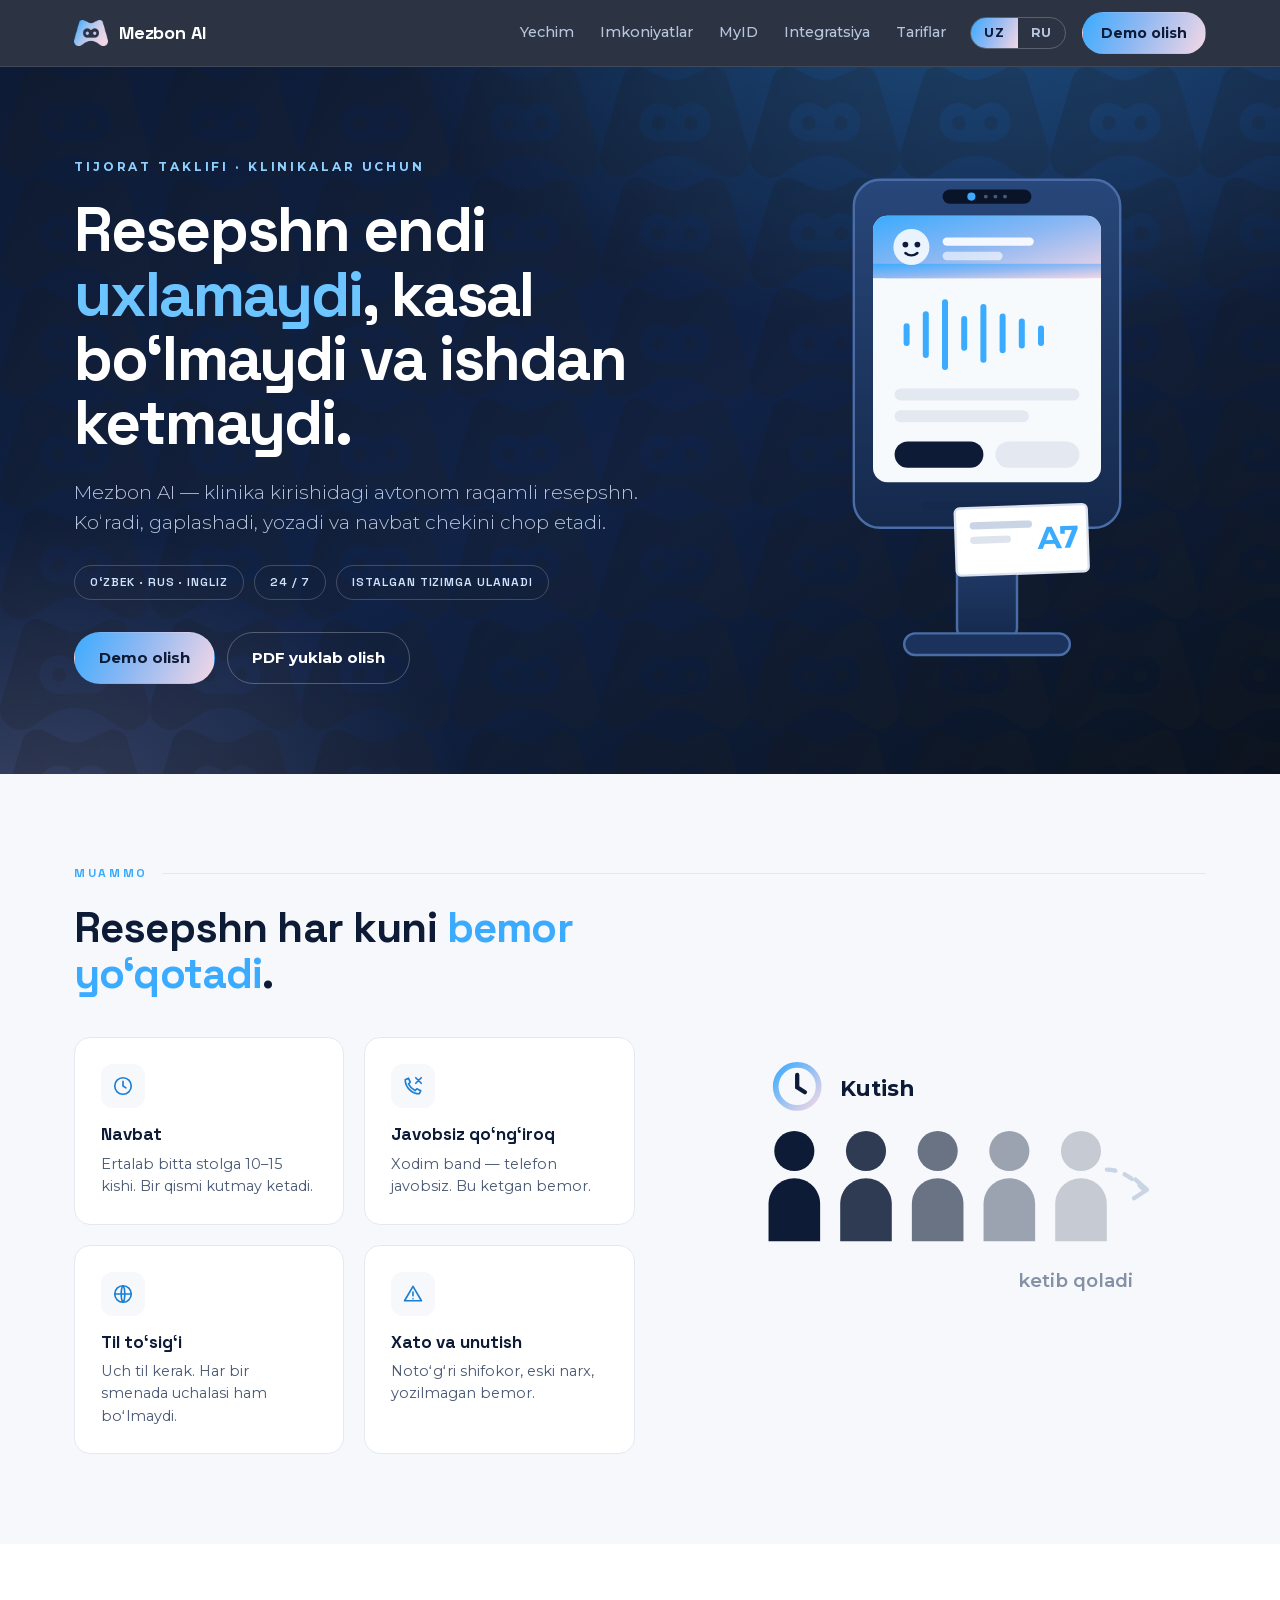
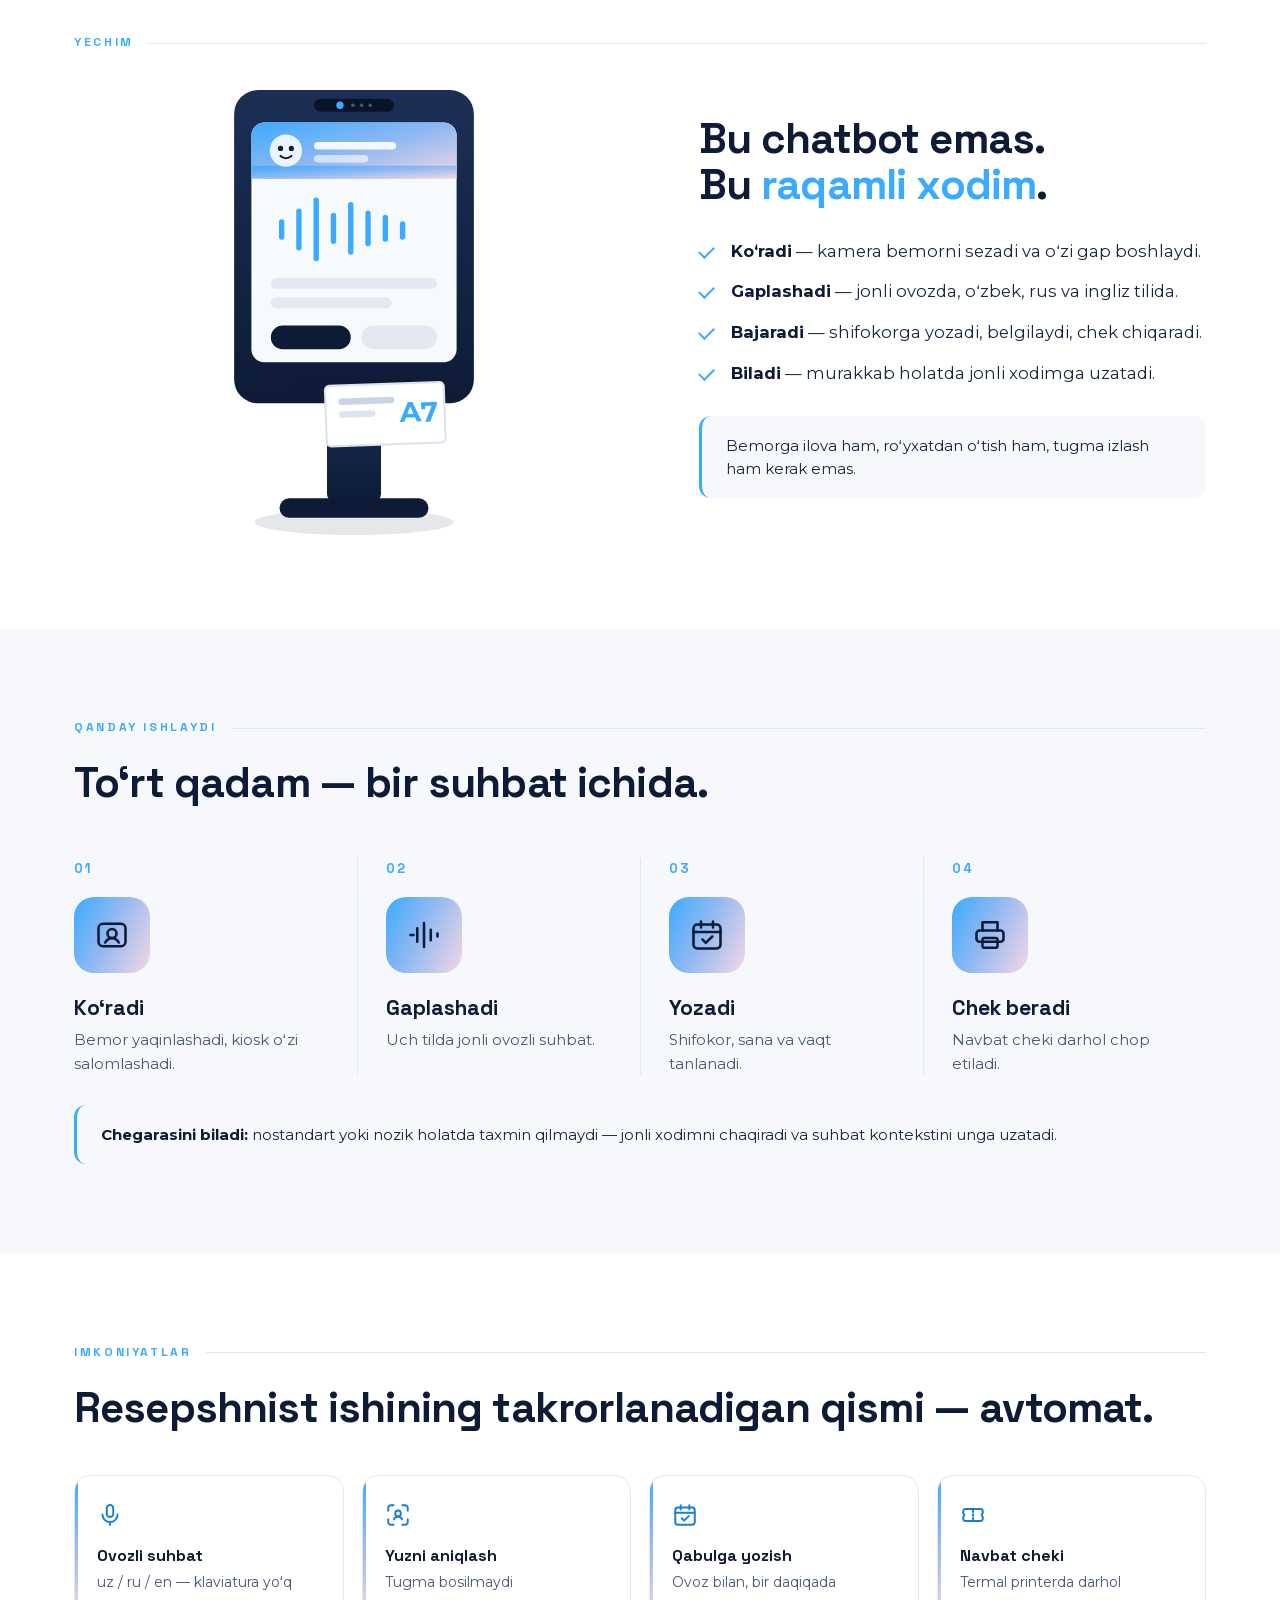
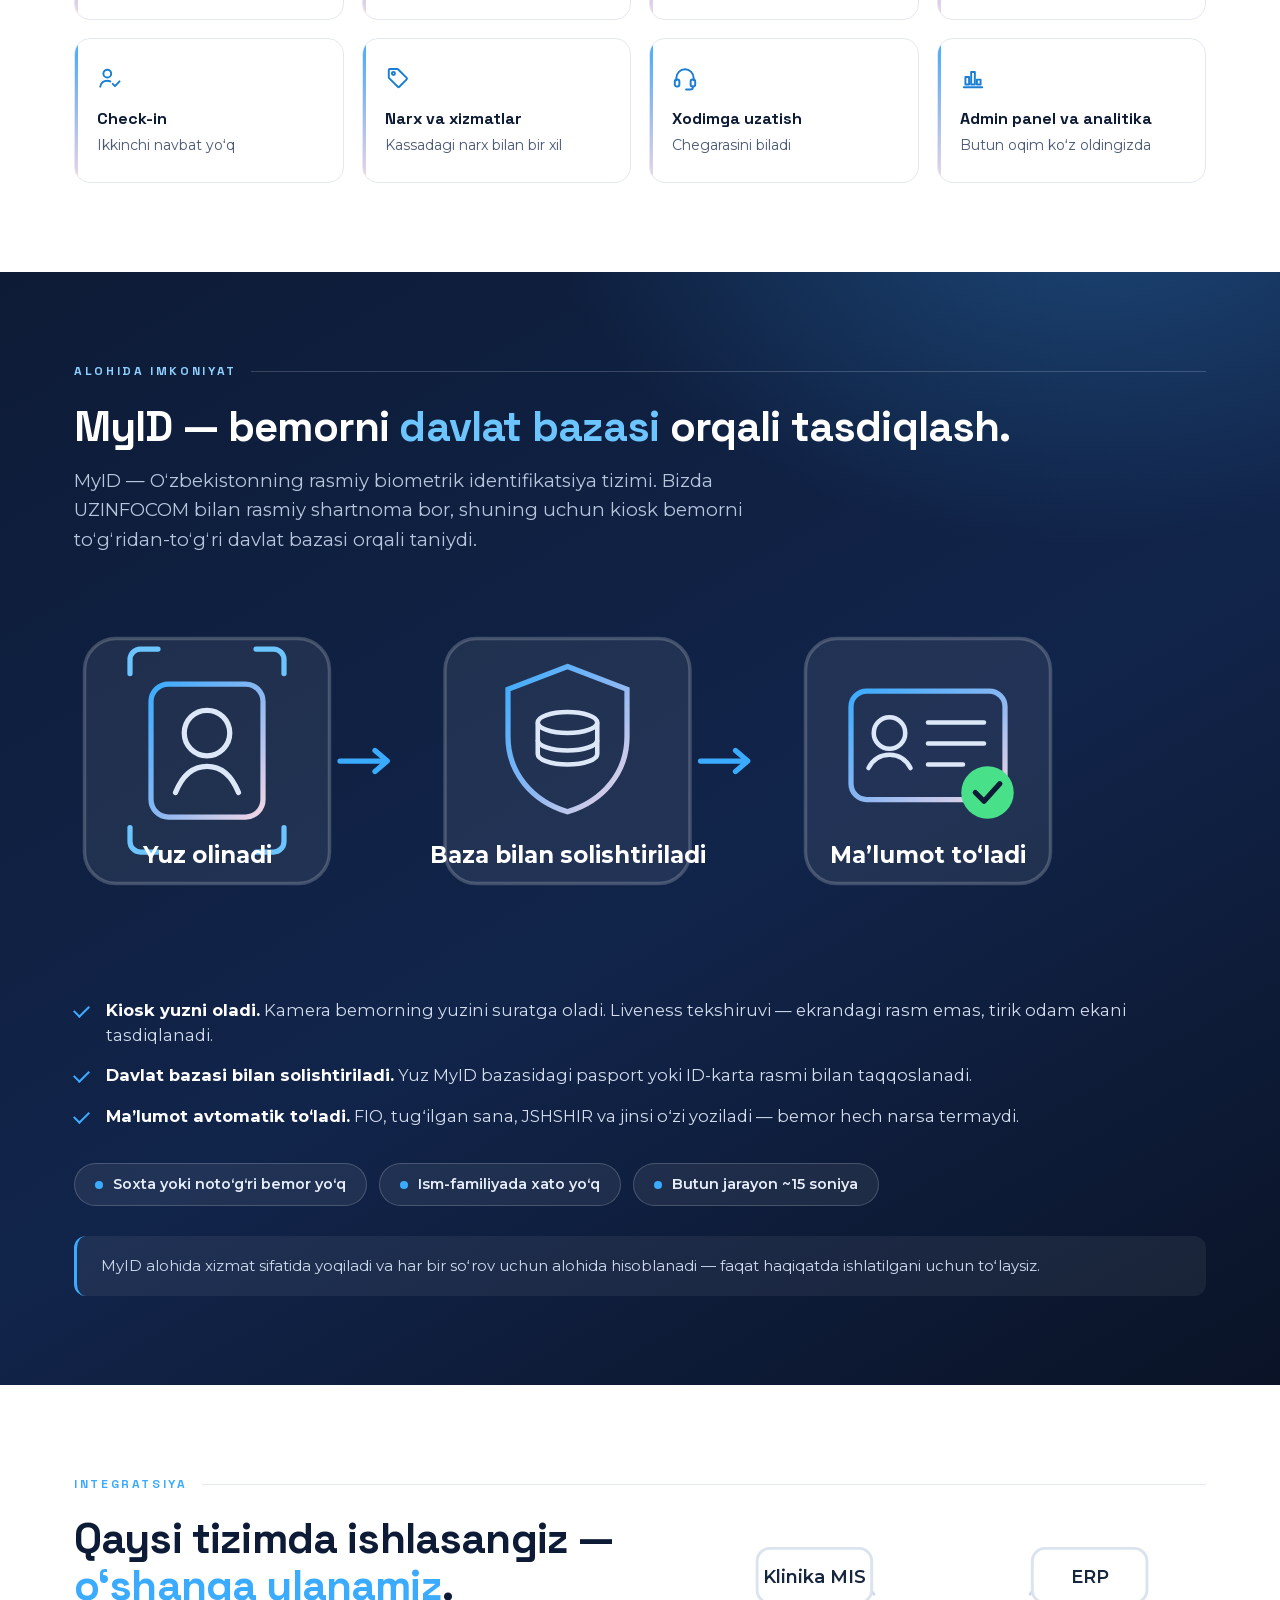
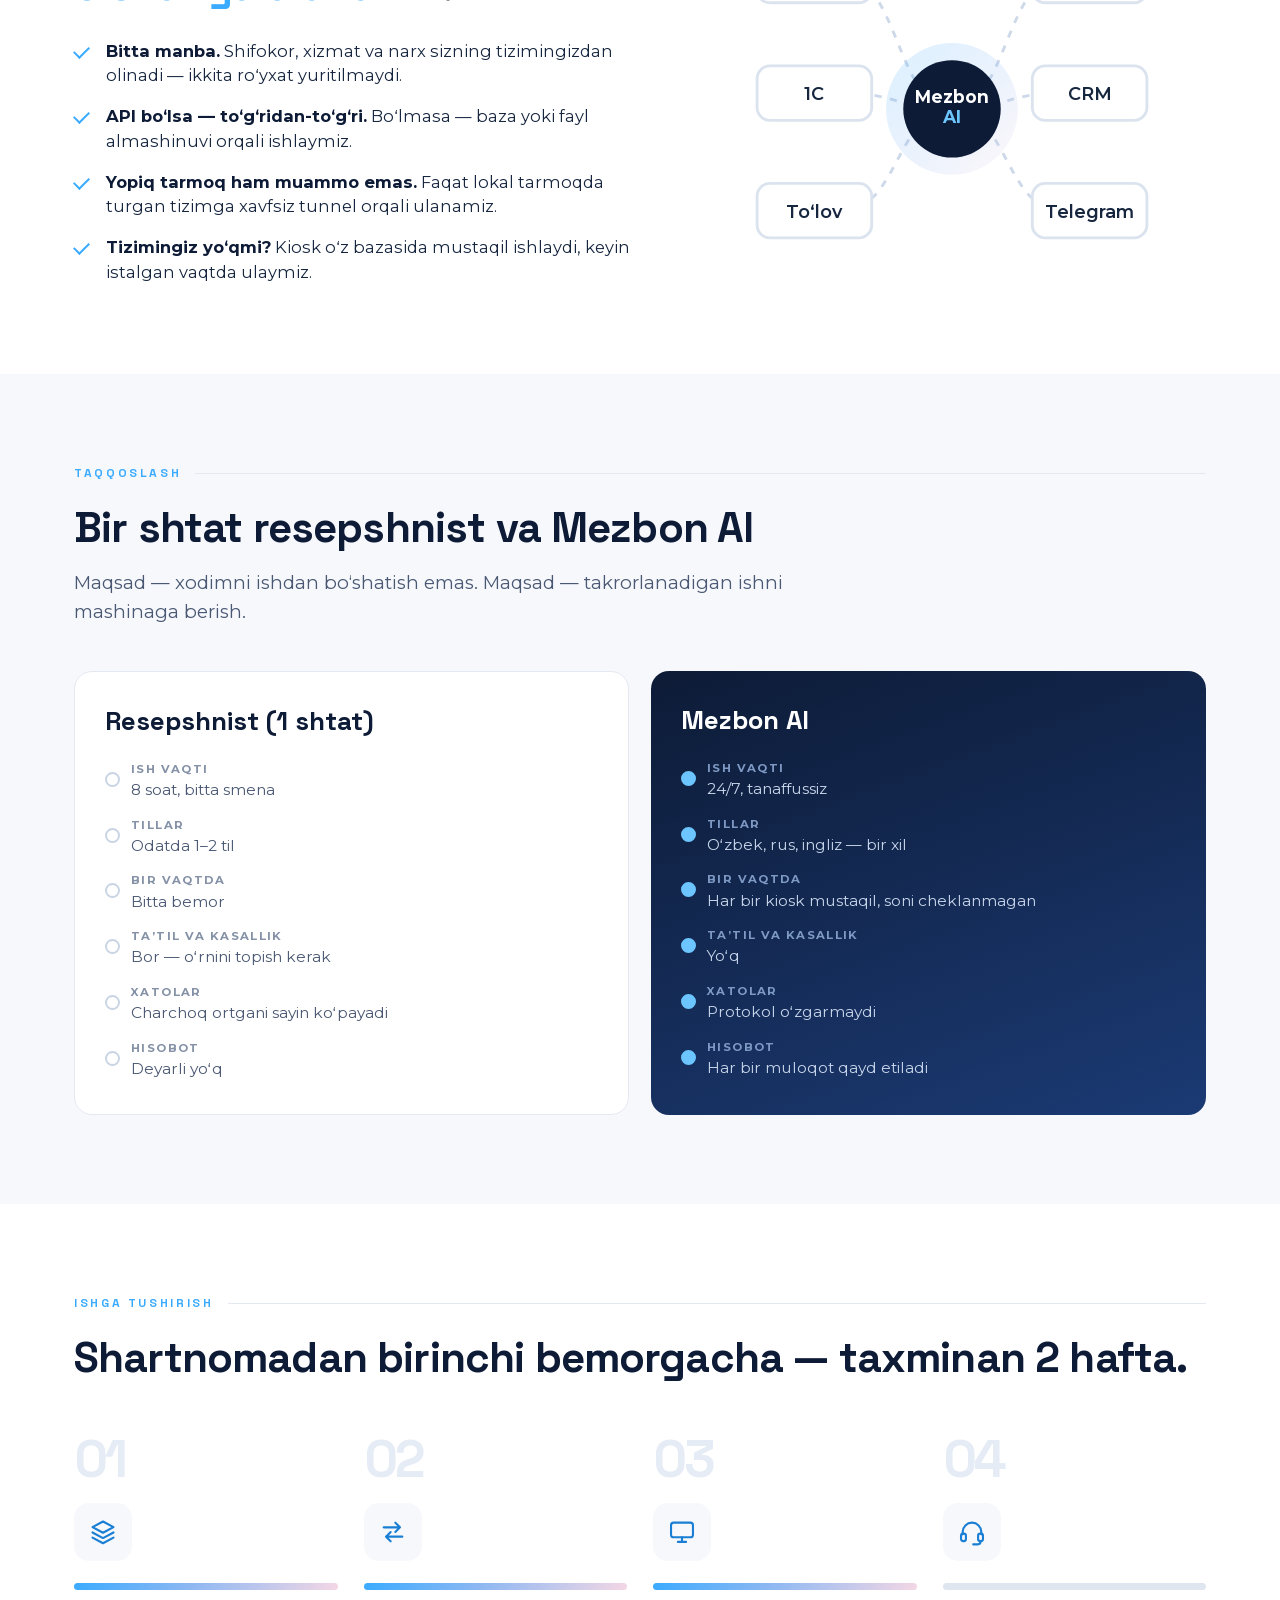
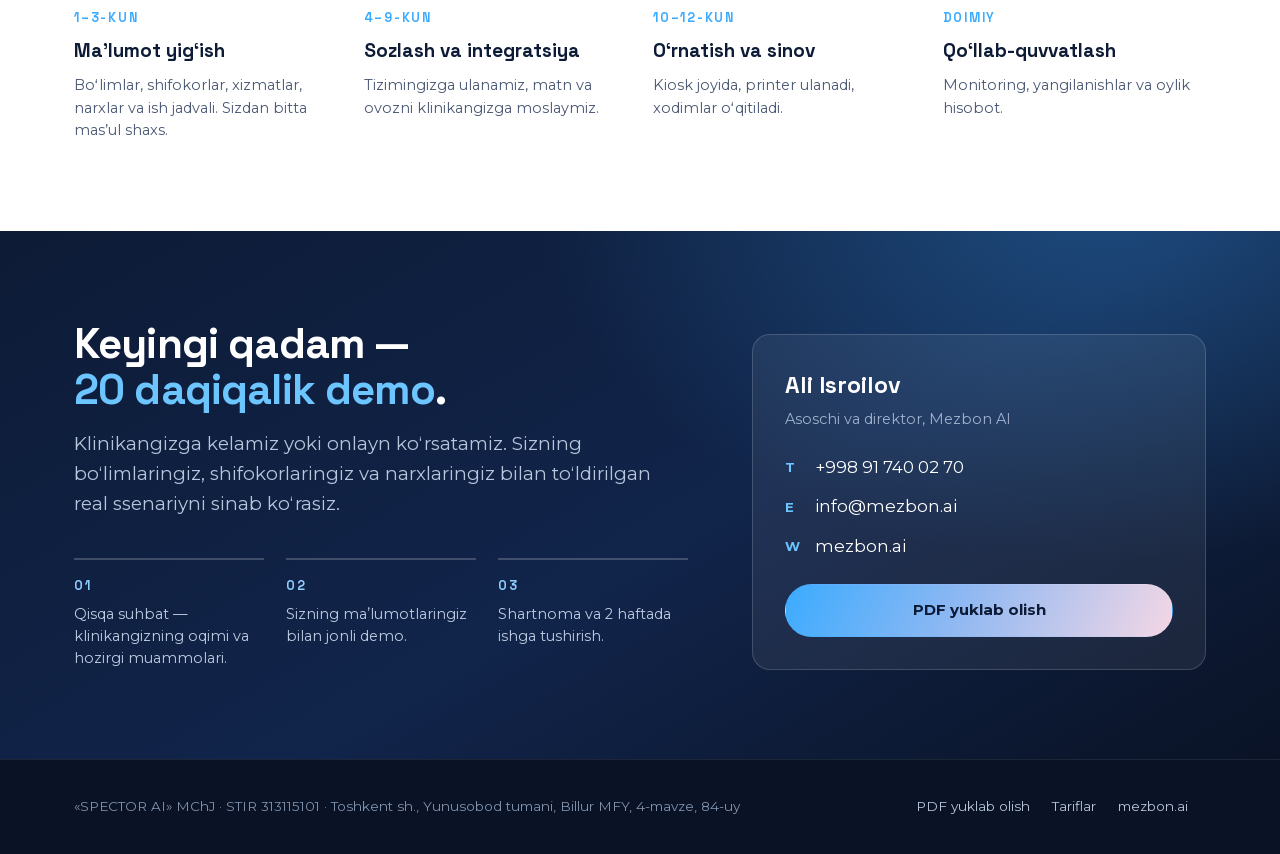
<file: index.html>
<!DOCTYPE html>
<html lang="uz">
<head>
<meta charset="utf-8">
<meta name="viewport" content="width=device-width, initial-scale=1">
<title>Mezbon AI — Klinikalar uchun tijorat taklifi</title>
<meta name="description" content="Mezbon AI — klinika kirishidagi avtonom raqamli resepshn. Koʻradi, gaplashadi, yozadi va navbat chekini chop etadi.">
<meta property="og:title" content="Mezbon AI — Klinikalar uchun tijorat taklifi">
<meta property="og:description" content="Mezbon AI — klinika kirishidagi avtonom raqamli resepshn. Koʻradi, gaplashadi, yozadi va navbat chekini chop etadi.">
<meta property="og:type" content="website">
<link rel="icon" href="assets/logo-icon.png">
<link rel="stylesheet" href="style.css">
</head>
<body>

<header><div class="wrap bar">
  <a class="brand" href="index.html"><img src="assets/logo-icon.png" alt=""><span>Mezbon AI</span></a>
  <nav class="navlinks"><a href="#solution">Yechim</a><a href="#capabilities">Imkoniyatlar</a><a href="#myid">MyID</a><a href="#integration">Integratsiya</a><a href="tariflar.html">Tariflar</a></nav>
  <div class="lang"><a class="on" href="index.html">UZ</a>
    <a class="" href="ru.html">RU</a></div>
  <a class="btn btn-p btn-sm" href="#contact">Demo olish</a>
</div></header>

<div class="hero"><div class="wrap">
  <div>
    <div class="htag">Tijorat taklifi &middot; Klinikalar uchun</div>
    <h1>Resepshn endi <em>uxlamaydi</em>, kasal boʻlmaydi va ishdan ketmaydi.</h1>
    <p class="sub">Mezbon AI — klinika kirishidagi avtonom raqamli resepshn. Koʻradi, gaplashadi, yozadi va navbat chekini chop etadi.</p>
    <div class="hkeys"><span>Oʻzbek &middot; Rus &middot; Ingliz</span><span>24 / 7</span><span>Istalgan tizimga ulanadi</span></div>
    <div class="hactions">
      <a class="btn btn-p" href="#contact">Demo olish</a>
      <a class="btn btn-g" href="Mezbon-AI-KP-UZ.pdf" download>PDF yuklab olish</a>
    </div>
  </div>
  <div class="hero-vis"><svg viewBox="0 0 250 430" xmlns="http://www.w3.org/2000/svg">
<defs>
  <linearGradient id="ghvs" x1="0" y1="0" x2="1" y2="1">
    <stop offset="0" stop-color="#3babff"/><stop offset=".5" stop-color="#8fb8f2"/><stop offset="1" stop-color="#f4d7e5"/>
  </linearGradient>
  <linearGradient id="ghvb" x1="0" y1="0" x2="0" y2="1">
    <stop offset="0" stop-color="#28477a"/><stop offset="1" stop-color="#15294c"/>
  </linearGradient>
</defs>
<ellipse cx="125" cy="414" rx="92" ry="12" fill="#0d1b36" opacity="0"/>
<rect x="100" y="292" width="50" height="104" rx="8" fill="url(#ghvb)" stroke="#4a6da8" stroke-width="2"/>
<rect x="56" y="392" width="138" height="18" rx="9" fill="#1b335c" stroke="#4a6da8" stroke-width="2"/>
<rect x="14" y="14" width="222" height="290" rx="22" fill="url(#ghvb)" stroke="#4a6da8" stroke-width="2"/>
<rect x="88" y="22" width="74" height="12" rx="6" fill="#0a1429"/>
<circle cx="112" cy="28" r="3.4" fill="#3babff"/>
<circle cx="124" cy="28" r="1.6" fill="#4a5a78"/><circle cx="132" cy="28" r="1.6" fill="#4a5a78"/><circle cx="140" cy="28" r="1.6" fill="#4a5a78"/>
<rect x="30" y="44" width="190" height="222" rx="12" fill="#f7fafd"/>
<rect x="30" y="44" width="190" height="52" rx="12" fill="url(#ghvs)"/>
<rect x="30" y="84" width="190" height="12" fill="url(#ghvs)"/>
<circle cx="62" cy="70" r="15" fill="#ffffff" opacity=".85"/>
<circle cx="57" cy="68" r="2.4" fill="#0d1b36"/><circle cx="67" cy="68" r="2.4" fill="#0d1b36"/>
<path d="M57 75c3 2.6 7 2.6 10 0" stroke="#0d1b36" stroke-width="2" fill="none" stroke-linecap="round"/>
<rect x="88" y="62" width="76" height="7" rx="3.5" fill="#ffffff" opacity=".9"/>
<rect x="88" y="74" width="50" height="7" rx="3.5" fill="#ffffff" opacity=".6"/>
<g stroke="#3babff" stroke-width="5" stroke-linecap="round">
  <path d="M58 136v14"/><path d="M74 126v34"/><path d="M90 116v54"/><path d="M106 130v24"/>
  <path d="M122 120v44"/><path d="M138 128v28"/><path d="M154 132v20"/><path d="M170 138v12"/>
</g>
<rect x="48" y="188" width="154" height="10" rx="5" fill="#e4e9f1"/>
<rect x="48" y="206" width="112" height="10" rx="5" fill="#e4e9f1"/>
<rect x="48" y="232" width="74" height="22" rx="11" fill="#0d1b36"/>
<rect x="132" y="232" width="70" height="22" rx="11" fill="#e4e9f1"/>
<rect x="70" y="282" width="110" height="7" rx="3.5" fill="#15294c"/>
<g transform="translate(98,288) rotate(-2)">
  <rect x="0" y="0" width="110" height="56" rx="4" fill="#ffffff" stroke="#dbe3ee" stroke-width="2"/>
  <rect x="12" y="12" width="52" height="6" rx="3" fill="#c9d4e4"/>
  <rect x="12" y="24" width="34" height="6" rx="3" fill="#dde4ee"/>
  <text x="86" y="36" font-family="Montserrat,sans-serif" font-size="26" font-weight="700" fill="#3babff" text-anchor="middle">A7</text>
</g>
</svg></div>
</div></div>

<section class="tint"><div class="wrap">
  <div class="eyebrow">Muammo</div>
  <div class="split">
    <div><h2>Resepshn har kuni <em>bemor yoʻqotadi</em>.</h2><div class="grid2"><div class="card"><div class="pic"><svg viewBox="0 0 24 24"><circle cx="12" cy="12" r="9"/><path d="M12 7v5l3.2 2"/></svg></div><h4>Navbat</h4><p>Ertalab bitta stolga 10–15 kishi. Bir qismi kutmay ketadi.</p></div><div class="card"><div class="pic"><svg viewBox="0 0 24 24"><path d="M3.5 5.2c0 8.1 7.2 15.3 15.3 15.3l1.7-3.4-4.3-2.1-2 2a16 16 0 01-7.2-7.2l2-2L7 3.5z"/><path d="M15 3l6 6M21 3l-6 6"/></svg></div><h4>Javobsiz qoʻngʻiroq</h4><p>Xodim band — telefon javobsiz. Bu ketgan bemor.</p></div><div class="card"><div class="pic"><svg viewBox="0 0 24 24"><circle cx="12" cy="12" r="9"/><path d="M3 12h18M12 3c2.6 2.7 2.6 15.3 0 18M12 3c-2.6 2.7-2.6 15.3 0 18"/></svg></div><h4>Til toʻsigʻi</h4><p>Uch til kerak. Har bir smenada uchalasi ham boʻlmaydi.</p></div><div class="card"><div class="pic"><svg viewBox="0 0 24 24"><path d="M12 3.6L2.8 19.4h18.4z"/><path d="M12 10v4M12 17.2v.1"/></svg></div><h4>Xato va unutish</h4><p>Notoʻgʻri shifokor, eski narx, yozilmagan bemor.</p></div></div></div>
    <div class="vis wide"><svg viewBox="0 0 300 206" xmlns="http://www.w3.org/2000/svg">
<defs><linearGradient id="gqw" x1="0" y1="0" x2="1" y2="1">
  <stop offset="0" stop-color="#3babff"/><stop offset="1" stop-color="#f4d7e5"/></linearGradient></defs>
<rect x="0" y="0" width="300" height="206" rx="14" fill="#f6f8fc"/>
<g transform="translate(12,6)"><g opacity="1.0" transform="translate(10,62)"><circle cx="18" cy="15" r="14" fill="#0d1b36"/><path d="M0 78V52c0-10 8-18 18-18s18 8 18 18v26z" fill="#0d1b36"/></g><g opacity="0.85" transform="translate(60,62)"><circle cx="18" cy="15" r="14" fill="#0d1b36"/><path d="M0 78V52c0-10 8-18 18-18s18 8 18 18v26z" fill="#0d1b36"/></g><g opacity="0.6" transform="translate(110,62)"><circle cx="18" cy="15" r="14" fill="#0d1b36"/><path d="M0 78V52c0-10 8-18 18-18s18 8 18 18v26z" fill="#0d1b36"/></g><g opacity="0.38" transform="translate(160,62)"><circle cx="18" cy="15" r="14" fill="#0d1b36"/><path d="M0 78V52c0-10 8-18 18-18s18 8 18 18v26z" fill="#0d1b36"/></g><g opacity="0.2" transform="translate(210,62)"><circle cx="18" cy="15" r="14" fill="#0d1b36"/><path d="M0 78V52c0-10 8-18 18-18s18 8 18 18v26z" fill="#0d1b36"/></g></g>
<path d="M258 96c10 0 18 6 26 14" stroke="#c9d4e4" stroke-width="3" fill="none" stroke-linecap="round" stroke-dasharray="6 7"/>
<path d="M278 103l8 7-9 6" stroke="#c9d4e4" stroke-width="3" fill="none" stroke-linecap="round" stroke-linejoin="round"/>
<g transform="translate(26,22)">
  <circle cx="16" cy="16" r="15" fill="none" stroke="url(#gqw)" stroke-width="4"/>
  <path d="M16 8v8.6l5.4 3.4" stroke="#0d1b36" stroke-width="3" fill="none" stroke-linecap="round"/>
</g>
<text x="72" y="45" font-family="Montserrat,sans-serif" font-size="15" font-weight="700" fill="#0d1b36">Kutish</text>
<text x="196" y="178" font-family="Montserrat,sans-serif" font-size="13" font-weight="600" fill="#8491a6">ketib qoladi</text>

</svg></div>
  </div>
</div></section>

<section id="solution"><div class="wrap">
  <div class="eyebrow">Yechim</div>
  <div class="split rev">
    <div><h2>Bu chatbot emas.<br>Bu <em>raqamli xodim</em>.</h2><ul class="bul"><li><b>Koʻradi</b> — kamera bemorni sezadi va oʻzi gap boshlaydi.</li><li><b>Gaplashadi</b> — jonli ovozda, oʻzbek, rus va ingliz tilida.</li><li><b>Bajaradi</b> — shifokorga yozadi, belgilaydi, chek chiqaradi.</li><li><b>Biladi</b> — murakkab holatda jonli xodimga uzatadi.</li></ul><div class="note">Bemorga ilova ham, roʻyxatdan oʻtish ham, tugma izlash ham kerak emas.</div></div>
    <div class="vis kiosk"><svg viewBox="0 0 250 430" xmlns="http://www.w3.org/2000/svg">
<defs>
  <linearGradient id="gsws" x1="0" y1="0" x2="1" y2="1">
    <stop offset="0" stop-color="#3babff"/><stop offset=".5" stop-color="#8fb8f2"/><stop offset="1" stop-color="#f4d7e5"/>
  </linearGradient>
  <linearGradient id="gswb" x1="0" y1="0" x2="0" y2="1">
    <stop offset="0" stop-color="#1b2f55"/><stop offset="1" stop-color="#0d1b36"/>
  </linearGradient>
</defs>
<ellipse cx="125" cy="414" rx="92" ry="12" fill="#0d1b36" opacity=".1"/>
<rect x="100" y="292" width="50" height="104" rx="8" fill="url(#gswb)" />
<rect x="56" y="392" width="138" height="18" rx="9" fill="#0d1b36" />
<rect x="14" y="14" width="222" height="290" rx="22" fill="url(#gswb)" />
<rect x="88" y="22" width="74" height="12" rx="6" fill="#0a1429"/>
<circle cx="112" cy="28" r="3.4" fill="#3babff"/>
<circle cx="124" cy="28" r="1.6" fill="#4a5a78"/><circle cx="132" cy="28" r="1.6" fill="#4a5a78"/><circle cx="140" cy="28" r="1.6" fill="#4a5a78"/>
<rect x="30" y="44" width="190" height="222" rx="12" fill="#f7fafd"/>
<rect x="30" y="44" width="190" height="52" rx="12" fill="url(#gsws)"/>
<rect x="30" y="84" width="190" height="12" fill="url(#gsws)"/>
<circle cx="62" cy="70" r="15" fill="#ffffff" opacity=".85"/>
<circle cx="57" cy="68" r="2.4" fill="#0d1b36"/><circle cx="67" cy="68" r="2.4" fill="#0d1b36"/>
<path d="M57 75c3 2.6 7 2.6 10 0" stroke="#0d1b36" stroke-width="2" fill="none" stroke-linecap="round"/>
<rect x="88" y="62" width="76" height="7" rx="3.5" fill="#ffffff" opacity=".9"/>
<rect x="88" y="74" width="50" height="7" rx="3.5" fill="#ffffff" opacity=".6"/>
<g stroke="#3babff" stroke-width="5" stroke-linecap="round">
  <path d="M58 136v14"/><path d="M74 126v34"/><path d="M90 116v54"/><path d="M106 130v24"/>
  <path d="M122 120v44"/><path d="M138 128v28"/><path d="M154 132v20"/><path d="M170 138v12"/>
</g>
<rect x="48" y="188" width="154" height="10" rx="5" fill="#e4e9f1"/>
<rect x="48" y="206" width="112" height="10" rx="5" fill="#e4e9f1"/>
<rect x="48" y="232" width="74" height="22" rx="11" fill="#0d1b36"/>
<rect x="132" y="232" width="70" height="22" rx="11" fill="#e4e9f1"/>
<rect x="70" y="282" width="110" height="7" rx="3.5" fill="#0d1b36"/>
<g transform="translate(98,288) rotate(-2)">
  <rect x="0" y="0" width="110" height="56" rx="4" fill="#ffffff" stroke="#dbe3ee" stroke-width="2"/>
  <rect x="12" y="12" width="52" height="6" rx="3" fill="#c9d4e4"/>
  <rect x="12" y="24" width="34" height="6" rx="3" fill="#dde4ee"/>
  <text x="86" y="36" font-family="Montserrat,sans-serif" font-size="26" font-weight="700" fill="#3babff" text-anchor="middle">A7</text>
</g>
</svg></div>
  </div>
</div></section>

<section class="tint"><div class="wrap">
  <div class="eyebrow">Qanday ishlaydi</div>
  <h2>Toʻrt qadam — bir suhbat ichida.</h2>
  <div class="flow"><div class="fstep"><div class="fnum">01</div><div class="fic"><svg viewBox="0 0 24 24"><rect x="3" y="4.5" width="18" height="15" rx="3"/><circle cx="12" cy="11" r="3"/><path d="M7.5 17c.9-1.8 2.6-2.8 4.5-2.8s3.6 1 4.5 2.8"/></svg></div><h4>Koʻradi</h4><p>Bemor yaqinlashadi, kiosk oʻzi salomlashadi.</p></div><div class="fstep"><div class="fnum">02</div><div class="fic"><svg viewBox="0 0 24 24"><path d="M3 12h2M7.5 7.5v9M12 4v16M16.5 8.5v7M21 11v2"/></svg></div><h4>Gaplashadi</h4><p>Uch tilda jonli ovozli suhbat.</p></div><div class="fstep"><div class="fnum">03</div><div class="fic"><svg viewBox="0 0 24 24"><rect x="3" y="5" width="18" height="16" rx="2.5"/><path d="M3 10h18M8 3v4M16 3v4"/><path d="M9 15l2.2 2.2L15.5 13"/></svg></div><h4>Yozadi</h4><p>Shifokor, sana va vaqt tanlanadi.</p></div><div class="fstep"><div class="fnum">04</div><div class="fic"><svg viewBox="0 0 24 24"><path d="M7 9V3.5h10V9"/><rect x="3" y="9" width="18" height="7.5" rx="2"/><rect x="7" y="14" width="10" height="6.5" rx="1.2"/></svg></div><h4>Chek beradi</h4><p>Navbat cheki darhol chop etiladi.</p></div></div>
  <div class="note"><b>Chegarasini biladi:</b> nostandart yoki nozik holatda taxmin qilmaydi — jonli xodimni chaqiradi va suhbat kontekstini unga uzatadi.</div>
</div></section>

<section id="capabilities"><div class="wrap">
  <div class="eyebrow">Imkoniyatlar</div>
  <h2>Resepshnist ishining takrorlanadigan qismi — avtomat.</h2>
  <div class="grid4"><div class="tile"><svg viewBox="0 0 24 24"><rect x="9" y="2.8" width="6" height="11" rx="3"/><path d="M5 11.5a7 7 0 0014 0M12 18.5v2.7"/></svg><h4>Ovozli suhbat</h4><p>uz / ru / en — klaviatura yoʻq</p></div><div class="tile"><svg viewBox="0 0 24 24"><path d="M3 8V5.5A2.5 2.5 0 015.5 3H8M16 3h2.5A2.5 2.5 0 0121 5.5V8M21 16v2.5a2.5 2.5 0 01-2.5 2.5H16M8 21H5.5A2.5 2.5 0 013 18.5V16"/><circle cx="12" cy="10.5" r="2.6"/><path d="M8.2 16c.7-1.5 2.1-2.4 3.8-2.4s3.1.9 3.8 2.4"/></svg><h4>Yuzni aniqlash</h4><p>Tugma bosilmaydi</p></div><div class="tile"><svg viewBox="0 0 24 24"><rect x="3" y="5" width="18" height="16" rx="2.5"/><path d="M3 10h18M8 3v4M16 3v4"/><path d="M9 15l2.2 2.2L15.5 13"/></svg><h4>Qabulga yozish</h4><p>Ovoz bilan, bir daqiqada</p></div><div class="tile"><svg viewBox="0 0 24 24"><path d="M3 8.5a2 2 0 012-2h14a2 2 0 012 2v1.8a2 2 0 000 3.4v1.8a2 2 0 01-2 2H5a2 2 0 01-2-2v-1.8a2 2 0 000-3.4z"/><path d="M12 7.6v1.6M12 11.2v1.6M12 14.8v1.6"/></svg><h4>Navbat cheki</h4><p>Termal printerda darhol</p></div><div class="tile"><svg viewBox="0 0 24 24"><circle cx="9.5" cy="8" r="3.6"/><path d="M3 20c.6-3.4 3.3-5.4 6.5-5.4 1 0 1.9.2 2.8.6"/><path d="M14.5 17.4l2.1 2.1 4.2-4.4"/></svg><h4>Check-in</h4><p>Ikkinchi navbat yoʻq</p></div><div class="tile"><svg viewBox="0 0 24 24"><path d="M3.5 11.4V4.6a1 1 0 011-1h6.8a1 1 0 01.7.3l8 8a1 1 0 010 1.4l-6.8 6.8a1 1 0 01-1.4 0l-8-8a1 1 0 01-.3-.7z"/><circle cx="7.8" cy="7.8" r="1.4"/></svg><h4>Narx va xizmatlar</h4><p>Kassadagi narx bilan bir xil</p></div><div class="tile"><svg viewBox="0 0 24 24"><path d="M4 14v-2a8 8 0 0116 0v2"/><rect x="2.6" y="13.4" width="4.2" height="6.4" rx="1.8"/><rect x="17.2" y="13.4" width="4.2" height="6.4" rx="1.8"/><path d="M19.3 19.8v.4a2.4 2.4 0 01-2.4 2.4H13"/></svg><h4>Xodimga uzatish</h4><p>Chegarasini biladi</p></div><div class="tile"><svg viewBox="0 0 24 24"><path d="M3.5 20.5h17"/><rect x="5" y="11" width="3.4" height="7"/><rect x="10.3" y="6.5" width="3.4" height="11.5"/><rect x="15.6" y="13.5" width="3.4" height="4.5"/></svg><h4>Admin panel va analitika</h4><p>Butun oqim koʻz oldingizda</p></div></div>
</div></section>

<section class="dark" id="myid"><div class="wrap">
  <div class="eyebrow">Alohida imkoniyat</div>
  <h2>MyID — bemorni <em>davlat bazasi</em> orqali tasdiqlash.</h2>
  <p class="lead">MyID — Oʻzbekistonning rasmiy biometrik identifikatsiya tizimi. Bizda UZINFOCOM bilan rasmiy shartnoma bor, shuning uchun kiosk bemorni toʻgʻridan-toʻgʻri davlat bazasi orqali taniydi.</p>
  <div class="myid-vis"><svg viewBox="0 0 560 210" xmlns="http://www.w3.org/2000/svg">
<defs><linearGradient id="gmw" x1="0" y1="0" x2="1" y2="1">
  <stop offset="0" stop-color="#3babff"/><stop offset=".55" stop-color="#8fb8f2"/><stop offset="1" stop-color="#f4d7e5"/>
</linearGradient></defs>

<g transform="translate(6,22)">
  <rect x="0" y="0" width="140" height="140" rx="18" fill="rgba(255,255,255,.07)" stroke="rgba(255,255,255,.2)" stroke-width="2"/>
  <rect x="38" y="26" width="64" height="76" rx="10" fill="none" stroke="url(#gmw)" stroke-width="3"/>
  <circle cx="70" cy="54" r="13" fill="none" stroke="#dce7f7" stroke-width="3"/>
  <path d="M52 88c4-10 10-15 18-15s14 5 18 15" fill="none" stroke="#dce7f7" stroke-width="3" stroke-linecap="round"/>
  <path d="M26 20v-8a6 6 0 016-6h10M98 6h10a6 6 0 016 6v8M114 108v8a6 6 0 01-6 6H98M42 122H32a6 6 0 01-6-6v-8"
        stroke="#6cc5ff" stroke-width="3" fill="none" stroke-linecap="round"/>
  <text x="70" y="128" font-family="Montserrat,sans-serif" font-size="13" font-weight="700" fill="#ffffff" text-anchor="middle">Yuz olinadi</text>
</g>
<path d="M152 92h26" stroke="#3babff" stroke-width="3" fill="none" stroke-linecap="round"/><path d="M172 86l7 6-7 6" stroke="#3babff" stroke-width="3" fill="none" stroke-linecap="round" stroke-linejoin="round"/>
<g transform="translate(212,22)">
  <rect x="0" y="0" width="140" height="140" rx="18" fill="rgba(255,255,255,.07)" stroke="rgba(255,255,255,.2)" stroke-width="2"/>
  <path d="M70 16l34 13v27c0 21-14 37-34 43-20-6-34-22-34-43V29z" fill="none" stroke="url(#gmw)" stroke-width="3"/>
  <ellipse cx="70" cy="48" rx="17" ry="6" fill="none" stroke="#dce7f7" stroke-width="2.6"/>
  <path d="M53 48v18c0 3.3 7.6 6 17 6s17-2.7 17-6V48" fill="none" stroke="#dce7f7" stroke-width="2.6"/>
  <path d="M53 58c0 3.3 7.6 6 17 6s17-2.7 17-6" fill="none" stroke="#dce7f7" stroke-width="2.6"/>
  <text x="70" y="128" font-family="Montserrat,sans-serif" font-size="13" font-weight="700" fill="#ffffff" text-anchor="middle">Baza bilan solishtiriladi</text>
</g>
<path d="M358 92h26" stroke="#3babff" stroke-width="3" fill="none" stroke-linecap="round"/><path d="M378 86l7 6-7 6" stroke="#3babff" stroke-width="3" fill="none" stroke-linecap="round" stroke-linejoin="round"/>
<g transform="translate(418,22)">
  <rect x="0" y="0" width="140" height="140" rx="18" fill="rgba(255,255,255,.07)" stroke="rgba(255,255,255,.2)" stroke-width="2"/>
  <rect x="26" y="30" width="88" height="62" rx="9" fill="none" stroke="url(#gmw)" stroke-width="3"/>
  <circle cx="48" cy="54" r="9" fill="none" stroke="#dce7f7" stroke-width="2.6"/>
  <path d="M36 74c2.6-5 6.8-7.6 12-7.6s9.4 2.6 12 7.6" fill="none" stroke="#dce7f7" stroke-width="2.6" stroke-linecap="round"/>
  <path d="M70 48h32M70 60h32M70 72h20" stroke="#dce7f7" stroke-width="2.6" stroke-linecap="round"/>
  <circle cx="104" cy="88" r="15" fill="#49e08a"/>
  <path d="M97 88l5 5 9-10" stroke="#0d1b36" stroke-width="3" fill="none" stroke-linecap="round" stroke-linejoin="round"/>
  <text x="70" y="128" font-family="Montserrat,sans-serif" font-size="13" font-weight="700" fill="#ffffff" text-anchor="middle">Maʼlumot toʻladi</text>
</g>
</svg></div>
  <ul class="bul"><li><b>Kiosk yuzni oladi.</b> Kamera bemorning yuzini suratga oladi. Liveness tekshiruvi — ekrandagi rasm emas, tirik odam ekani tasdiqlanadi.</li><li><b>Davlat bazasi bilan solishtiriladi.</b> Yuz MyID bazasidagi pasport yoki ID-karta rasmi bilan taqqoslanadi.</li><li><b>Maʼlumot avtomatik toʻladi.</b> FIO, tugʻilgan sana, JSHSHIR va jinsi oʻzi yoziladi — bemor hech narsa termaydi.</li></ul>
  <div class="chips"><div class="chip"><i></i>Soxta yoki notoʻgʻri bemor yoʻq</div><div class="chip"><i></i>Ism-familiyada xato yoʻq</div><div class="chip"><i></i>Butun jarayon ~15 soniya</div></div>
  <div class="note">MyID alohida xizmat sifatida yoqiladi va har bir soʻrov uchun alohida hisoblanadi — faqat haqiqatda ishlatilgani uchun toʻlaysiz.</div>
</div></section>

<section id="integration"><div class="wrap">
  <div class="eyebrow">Integratsiya</div>
  <div class="split">
    <div><h2>Qaysi tizimda ishlasangiz — <em>oʻshanga ulanamiz</em>.</h2><ul class="bul"><li><b>Bitta manba.</b> Shifokor, xizmat va narx sizning tizimingizdan olinadi — ikkita roʻyxat yuritilmaydi.</li><li><b>API boʻlsa — toʻgʻridan-toʻgʻri.</b> Boʻlmasa — baza yoki fayl almashinuvi orqali ishlaymiz.</li><li><b>Yopiq tarmoq ham muammo emas.</b> Faqat lokal tarmoqda turgan tizimga xavfsiz tunnel orqali ulanamiz.</li><li><b>Tizimingiz yoʻqmi?</b> Kiosk oʻz bazasida mustaqil ishlaydi, keyin istalgan vaqtda ulaymiz.</li></ul></div>
    <div class="vis wide"><svg viewBox="0 0 300 232" xmlns="http://www.w3.org/2000/svg">
<defs><linearGradient id="ghw" x1="0" y1="0" x2="1" y2="1">
  <stop offset="0" stop-color="#3babff"/><stop offset=".55" stop-color="#8fb8f2"/><stop offset="1" stop-color="#f4d7e5"/>
</linearGradient></defs>
<path d="M74 29C112.0 29 112.0 122 150 122" stroke="#cdd9e9" stroke-width="2" fill="none" stroke-dasharray="5 6"/><path d="M226 29C188.0 29 188.0 122 150 122" stroke="#cdd9e9" stroke-width="2" fill="none" stroke-dasharray="5 6"/><path d="M74 111C112.0 111 112.0 122 150 122" stroke="#cdd9e9" stroke-width="2" fill="none" stroke-dasharray="5 6"/><path d="M226 111C188.0 111 188.0 122 150 122" stroke="#cdd9e9" stroke-width="2" fill="none" stroke-dasharray="5 6"/><path d="M74 193C112.0 193 112.0 122 150 122" stroke="#cdd9e9" stroke-width="2" fill="none" stroke-dasharray="5 6"/><path d="M226 193C188.0 193 188.0 122 150 122" stroke="#cdd9e9" stroke-width="2" fill="none" stroke-dasharray="5 6"/><g transform="translate(14,10)"><rect x="0" y="0" width="80" height="38" rx="9" fill="#ffffff" stroke="#dbe3ee" stroke-width="2"/><text x="40" y="24" font-family="Montserrat,sans-serif" font-size="12.5" font-weight="600" fill="#16263f" text-anchor="middle">Klinika MIS</text></g><g transform="translate(206,10)"><rect x="0" y="0" width="80" height="38" rx="9" fill="#ffffff" stroke="#dbe3ee" stroke-width="2"/><text x="40" y="24" font-family="Montserrat,sans-serif" font-size="12.5" font-weight="600" fill="#16263f" text-anchor="middle">ERP</text></g><g transform="translate(14,92)"><rect x="0" y="0" width="80" height="38" rx="9" fill="#ffffff" stroke="#dbe3ee" stroke-width="2"/><text x="40" y="24" font-family="Montserrat,sans-serif" font-size="12.5" font-weight="600" fill="#16263f" text-anchor="middle">1C</text></g><g transform="translate(206,92)"><rect x="0" y="0" width="80" height="38" rx="9" fill="#ffffff" stroke="#dbe3ee" stroke-width="2"/><text x="40" y="24" font-family="Montserrat,sans-serif" font-size="12.5" font-weight="600" fill="#16263f" text-anchor="middle">CRM</text></g><g transform="translate(14,174)"><rect x="0" y="0" width="80" height="38" rx="9" fill="#ffffff" stroke="#dbe3ee" stroke-width="2"/><text x="40" y="24" font-family="Montserrat,sans-serif" font-size="12.5" font-weight="600" fill="#16263f" text-anchor="middle">Toʻlov</text></g><g transform="translate(206,174)"><rect x="0" y="0" width="80" height="38" rx="9" fill="#ffffff" stroke="#dbe3ee" stroke-width="2"/><text x="40" y="24" font-family="Montserrat,sans-serif" font-size="12.5" font-weight="600" fill="#16263f" text-anchor="middle">Telegram</text></g>
<circle cx="150" cy="122" r="46" fill="url(#ghw)" opacity=".18"/>
<circle cx="150" cy="122" r="34" fill="#0d1b36"/>
<text x="150" y="118" font-family="Montserrat,sans-serif" font-size="12" font-weight="700" fill="#ffffff" text-anchor="middle">Mezbon</text>
<text x="150" y="132" font-family="Montserrat,sans-serif" font-size="12" font-weight="700" fill="#6cc5ff" text-anchor="middle">AI</text>
</svg></div>
  </div>
</div></section>

<section class="tint"><div class="wrap">
  <div class="eyebrow">Taqqoslash</div>
  <h2>Bir shtat resepshnist va Mezbon AI</h2>
  <p class="lead">Maqsad — xodimni ishdan bo‘shatish emas. Maqsad — takrorlanadigan ishni mashinaga berish.</p>
  <div class="cmp">
    <div class="cc"><h3>Resepshnist (1 shtat)</h3><ul><li><span class="lbl">Ish vaqti</span>8 soat, bitta smena</li><li><span class="lbl">Tillar</span>Odatda 1–2 til</li><li><span class="lbl">Bir vaqtda</span>Bitta bemor</li><li><span class="lbl">Taʼtil va kasallik</span>Bor — oʻrnini topish kerak</li><li><span class="lbl">Xatolar</span>Charchoq ortgani sayin koʻpayadi</li><li><span class="lbl">Hisobot</span>Deyarli yoʻq</li></ul></div>
    <div class="cc hl"><h3>Mezbon AI</h3><ul><li><span class="lbl">Ish vaqti</span>24/7, tanaffussiz</li><li><span class="lbl">Tillar</span>Oʻzbek, rus, ingliz — bir xil</li><li><span class="lbl">Bir vaqtda</span>Har bir kiosk mustaqil, soni cheklanmagan</li><li><span class="lbl">Taʼtil va kasallik</span>Yoʻq</li><li><span class="lbl">Xatolar</span>Protokol oʻzgarmaydi</li><li><span class="lbl">Hisobot</span>Har bir muloqot qayd etiladi</li></ul></div>
  </div>
</div></section>

<section><div class="wrap">
  <div class="eyebrow">Ishga tushirish</div>
  <h2>Shartnomadan birinchi bemorgacha — taxminan 2 hafta.</h2>
  <div class="tl"><div><div class="gn">01</div><div class="tic"><svg viewBox="0 0 24 24"><path d="M12 3l9 4.8-9 4.8-9-4.8z"/><path d="M3 12.4l9 4.8 9-4.8M3 16.8l9 4.8 9-4.8"/></svg></div><div class="bar"></div><div class="when">1–3-kun</div><h4>Maʼlumot yigʻish</h4><p>Boʻlimlar, shifokorlar, xizmatlar, narxlar va ish jadvali. Sizdan bitta mas’ul shaxs.</p></div><div><div class="gn">02</div><div class="tic"><svg viewBox="0 0 24 24"><path d="M4 8h14M14 4l4 4-4 4"/><path d="M20 16H6M10 12l-4 4 4 4"/></svg></div><div class="bar"></div><div class="when">4–9-kun</div><h4>Sozlash va integratsiya</h4><p>Tizimingizga ulanamiz, matn va ovozni klinikangizga moslaymiz.</p></div><div><div class="gn">03</div><div class="tic"><svg viewBox="0 0 24 24"><rect x="2.6" y="4" width="18.8" height="12.5" rx="2.2"/><path d="M8.5 20.5h7M12 16.5v4"/></svg></div><div class="bar"></div><div class="when">10–12-kun</div><h4>Oʻrnatish va sinov</h4><p>Kiosk joyida, printer ulanadi, xodimlar oʻqitiladi.</p></div><div><div class="gn">04</div><div class="tic"><svg viewBox="0 0 24 24"><path d="M4 14v-2a8 8 0 0116 0v2"/><rect x="2.6" y="13.4" width="4.2" height="6.4" rx="1.8"/><rect x="17.2" y="13.4" width="4.2" height="6.4" rx="1.8"/><path d="M19.3 19.8v.4a2.4 2.4 0 01-2.4 2.4H13"/></svg></div><div class="bar"></div><div class="when">Doimiy</div><h4>Qoʻllab-quvvatlash</h4><p>Monitoring, yangilanishlar va oylik hisobot.</p></div></div>
</div></section>

<section class="dark" id="contact"><div class="wrap">
  <div class="ctabox">
    <div>
      <h2>Keyingi qadam —<br><em>20 daqiqalik demo</em>.</h2>
      <p class="lead">Klinikangizga kelamiz yoki onlayn koʻrsatamiz. Sizning boʻlimlaringiz, shifokorlaringiz va narxlaringiz bilan toʻldirilgan real ssenariyni sinab koʻrasiz.</p>
      <div class="ctasteps"><div><div class="k">01</div><p>Qisqa suhbat — klinikangizning oqimi va hozirgi muammolari.</p></div><div><div class="k">02</div><p>Sizning maʼlumotlaringiz bilan jonli demo.</p></div><div><div class="k">03</div><p>Shartnoma va 2 haftada ishga tushirish.</p></div></div>
    </div>
    <div class="ctacard">
      <b>Ali Isroilov</b>
      <div class="role">Asoschi va direktor, Mezbon AI</div>
      <div class="lines">
        <a href="tel:+998917400270"><i>T</i>+998 91 740 02 70</a>
        <a href="mailto:info@mezbon.ai"><i>E</i>info@mezbon.ai</a>
        <a href="https://mezbon.ai"><i>W</i>mezbon.ai</a>
      </div>
      <a class="btn btn-p" style="margin-top:24px;width:100%" href="Mezbon-AI-KP-UZ.pdf" download>PDF yuklab olish</a>
    </div>
  </div>
</div></section>

<footer><div class="wrap">
  <div>«SPECTOR AI» MChJ &middot; STIR 313115101 &middot; Toshkent sh., Yunusobod tumani, Billur MFY, 4-mavze, 84-uy</div>
  <div>
    <a href="Mezbon-AI-KP-UZ.pdf" download>PDF yuklab olish</a>
    <a href="tariflar.html">Tariflar</a>
    <a href="https://mezbon.ai">mezbon.ai</a>
  </div>
</div></footer>
</body>
</html>
</file>
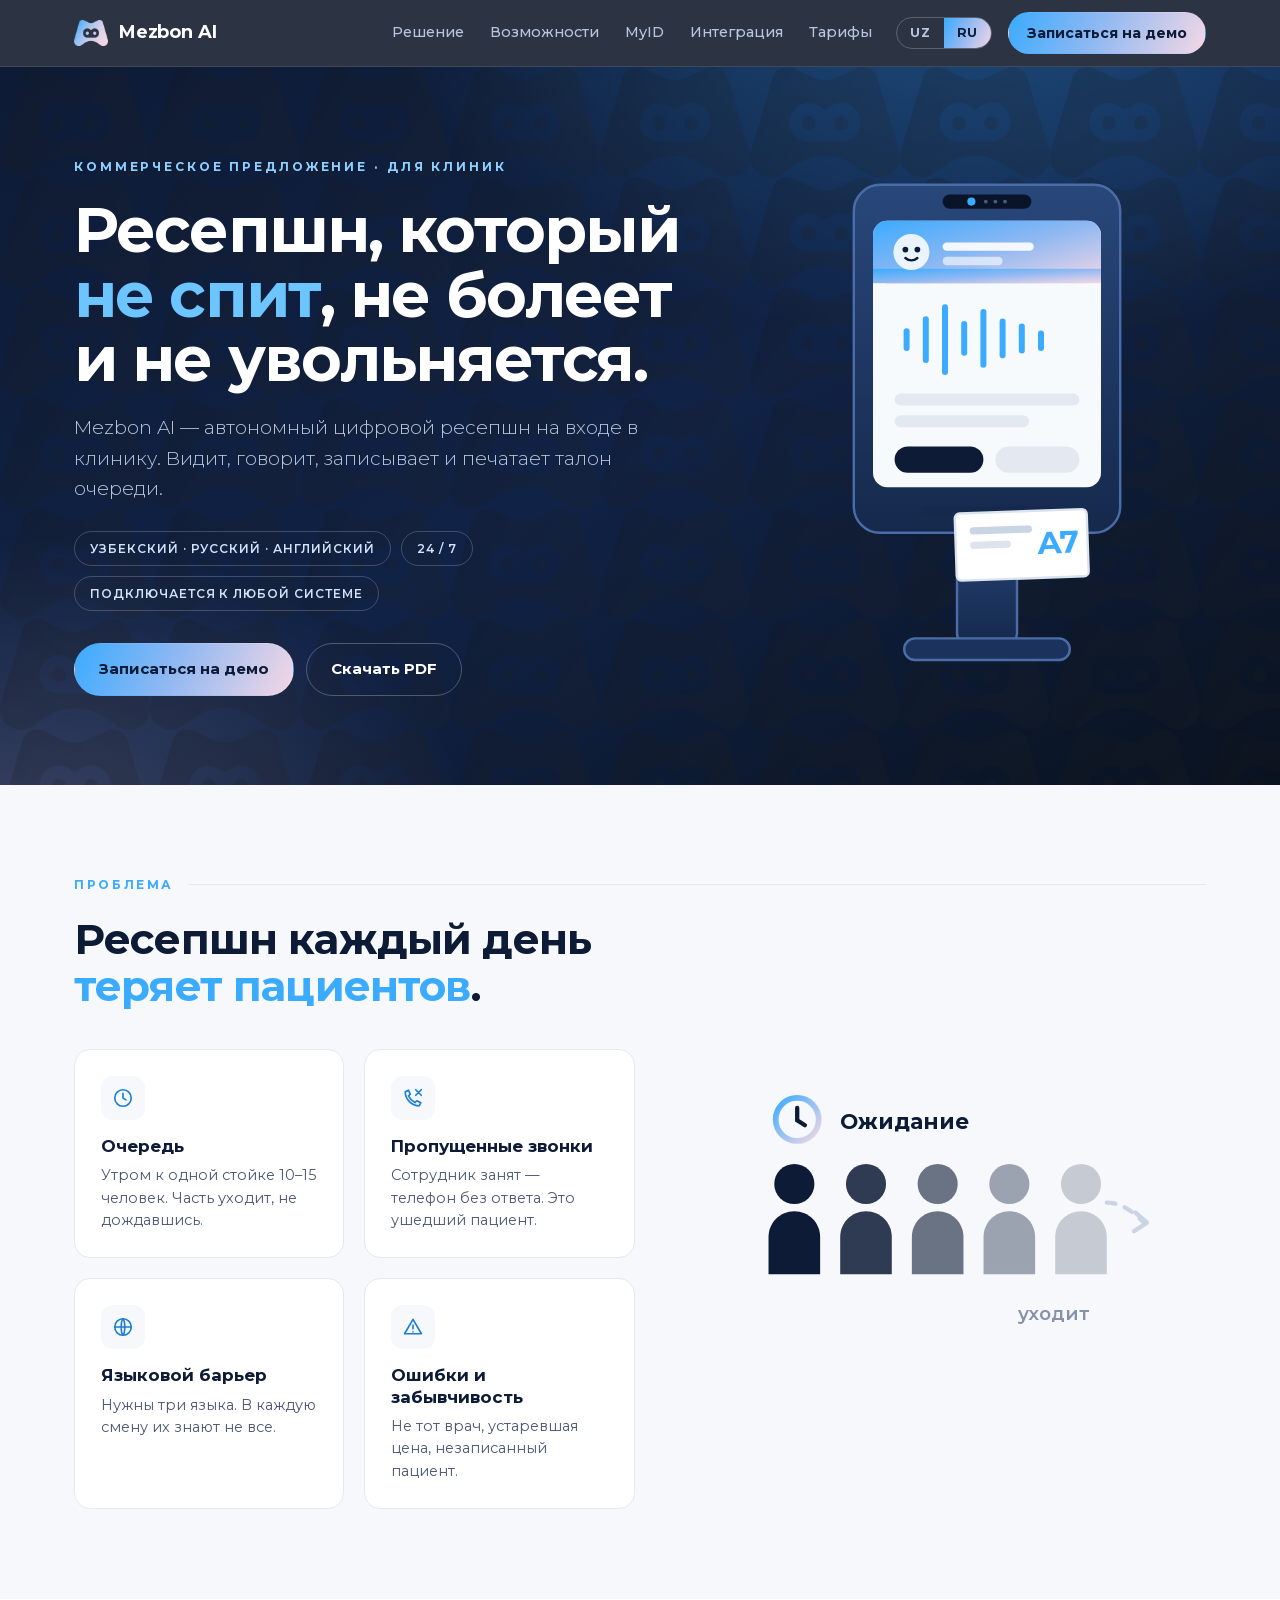
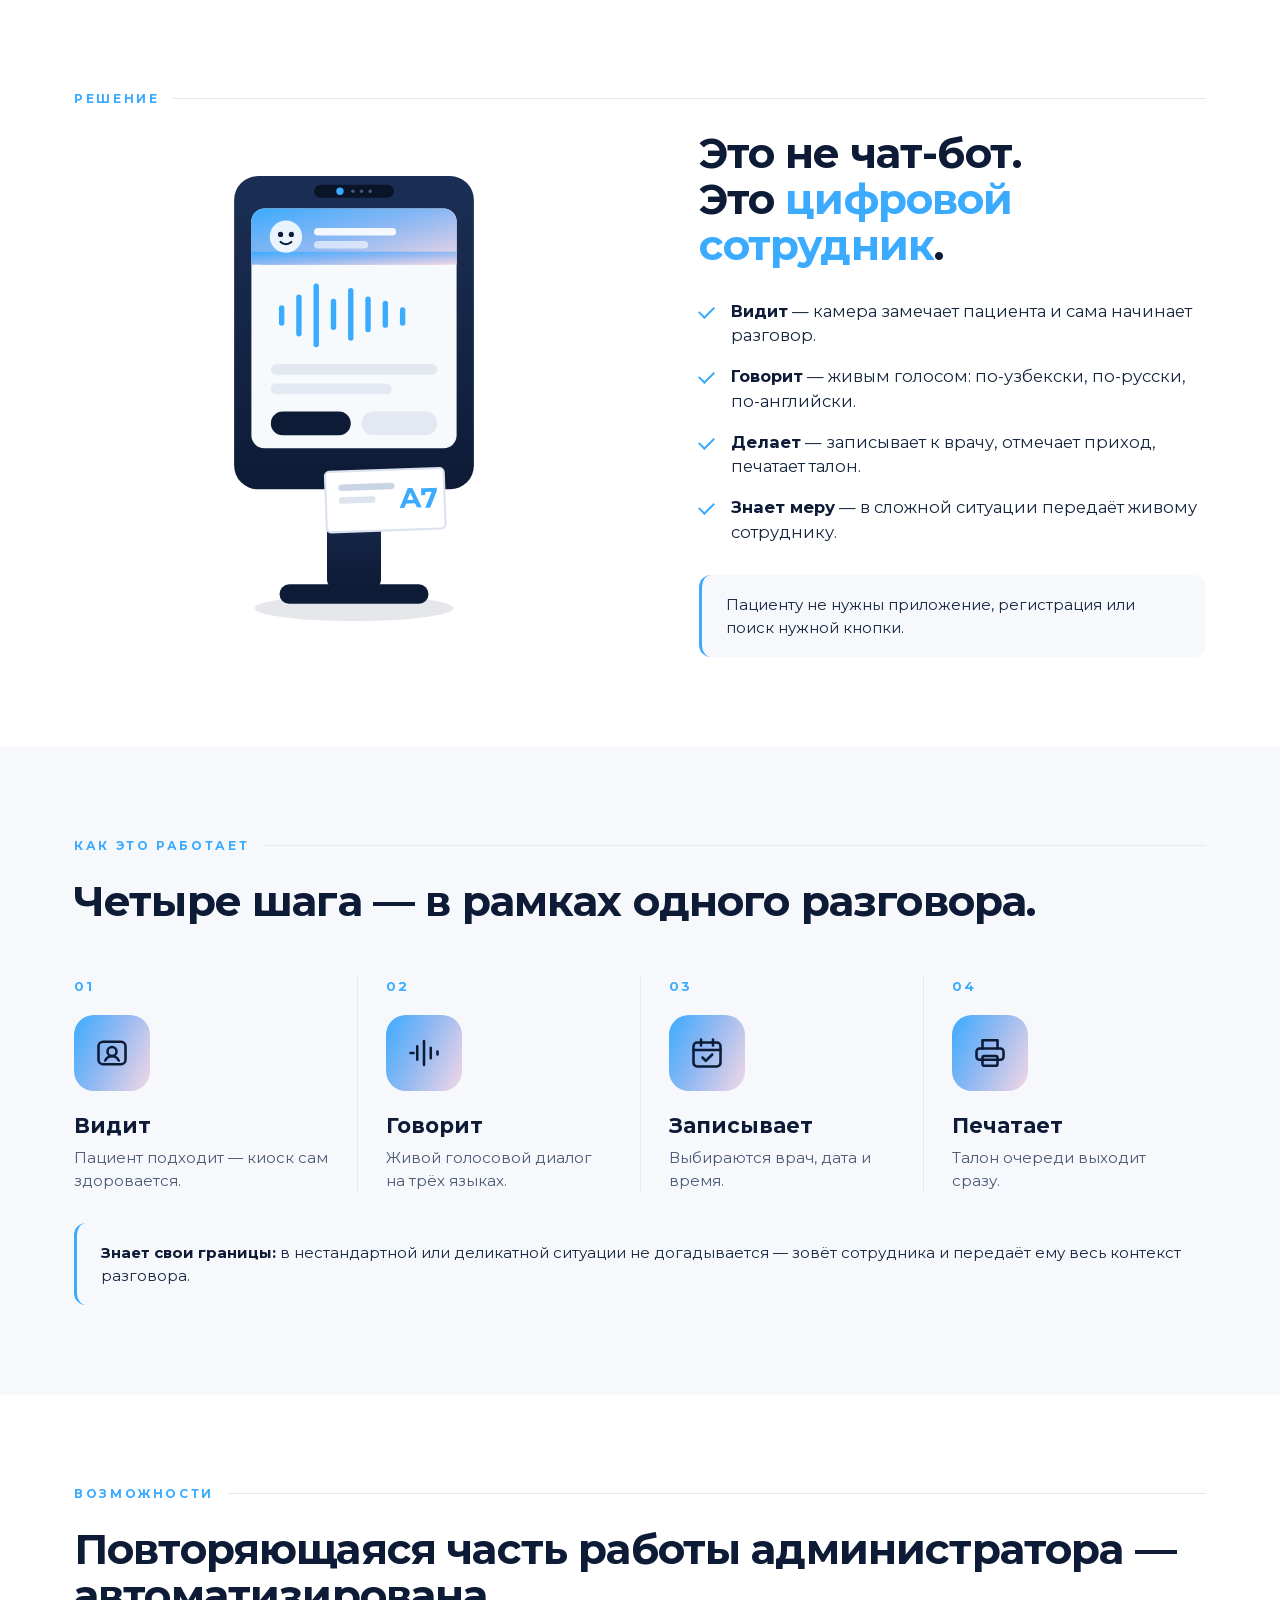
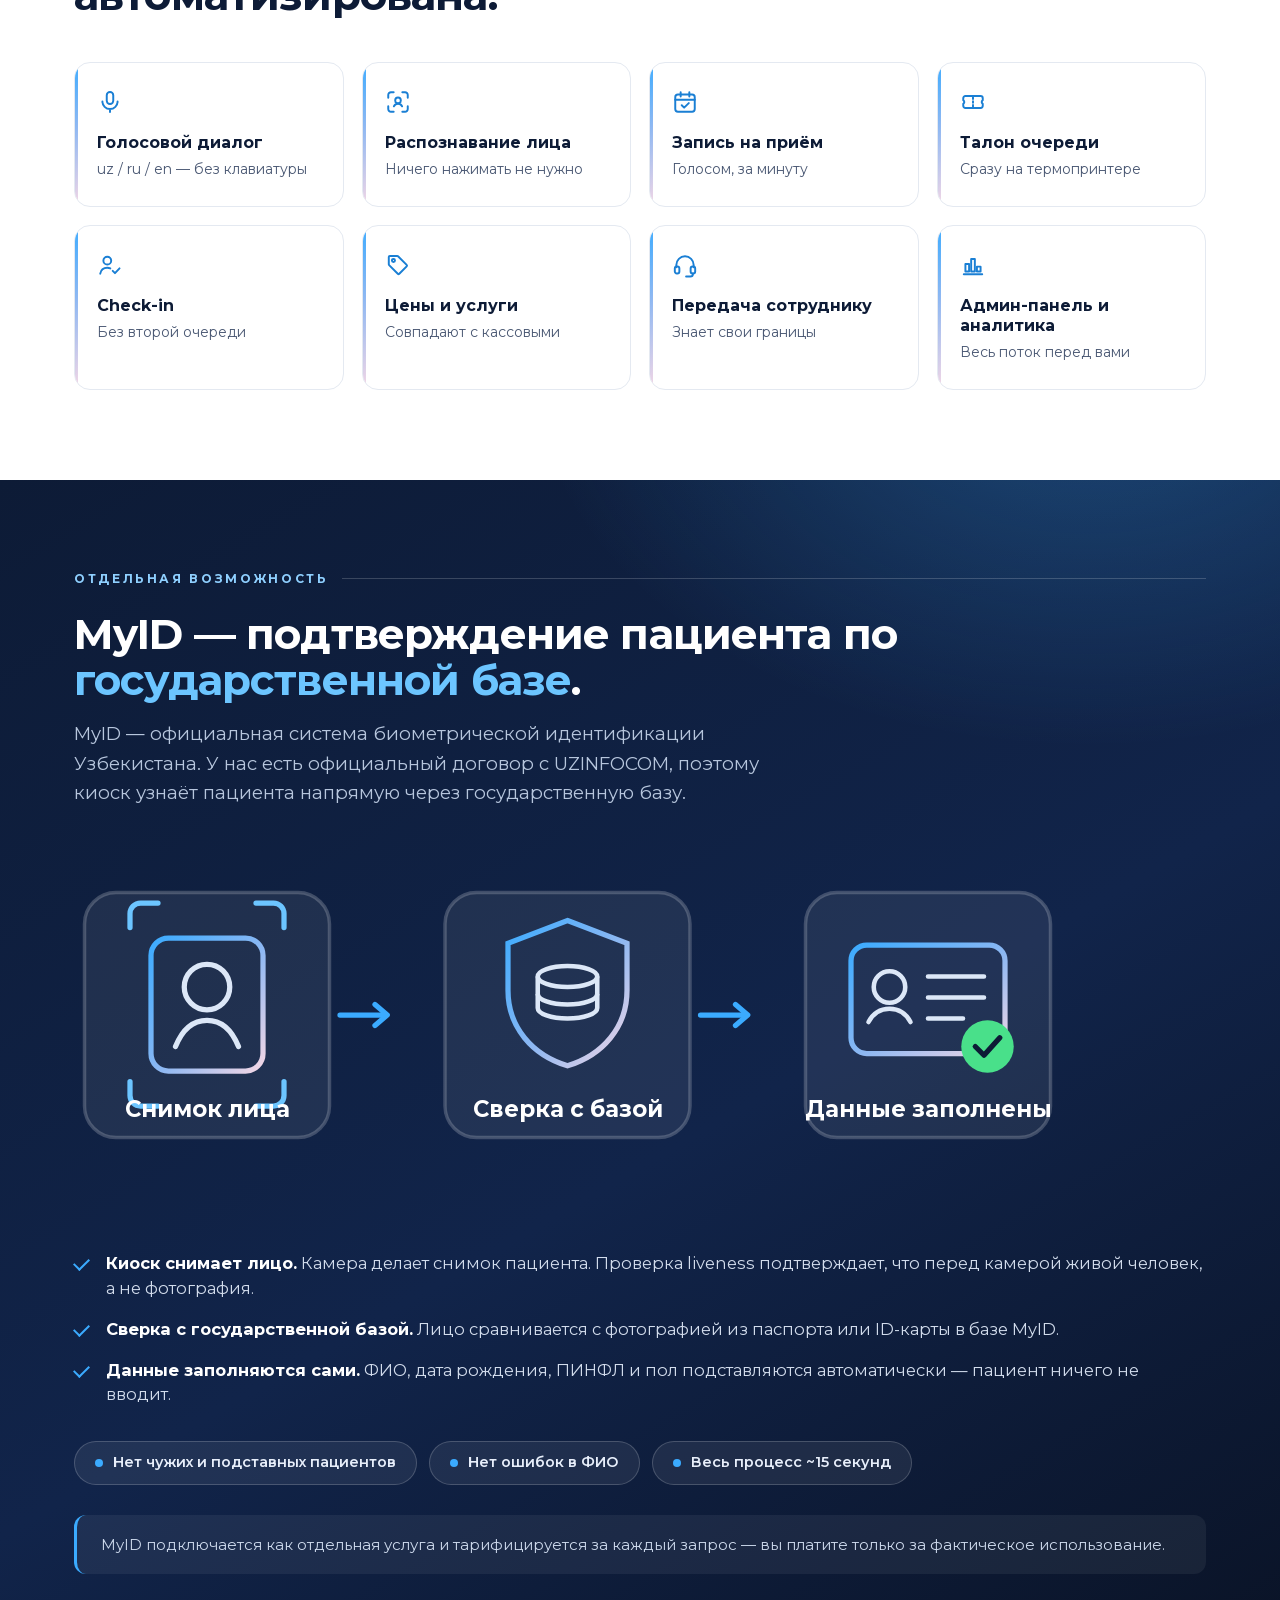
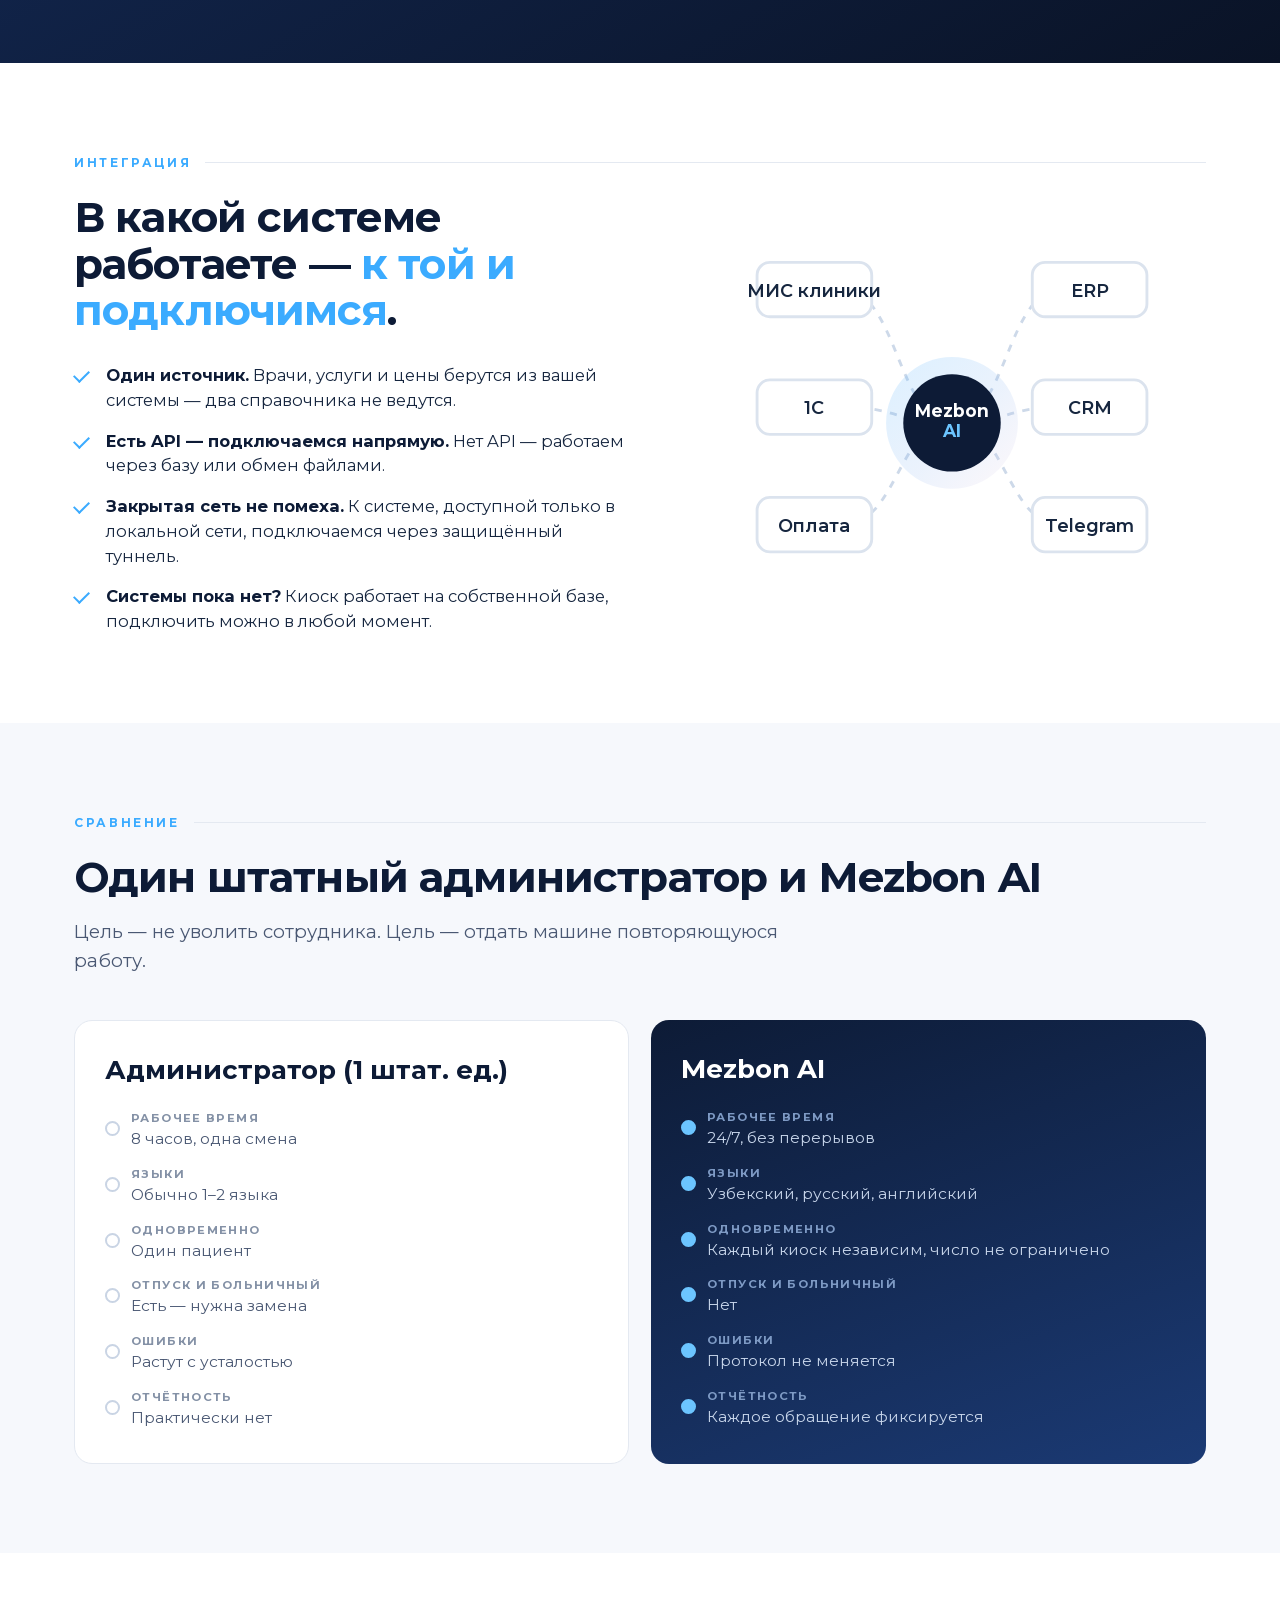
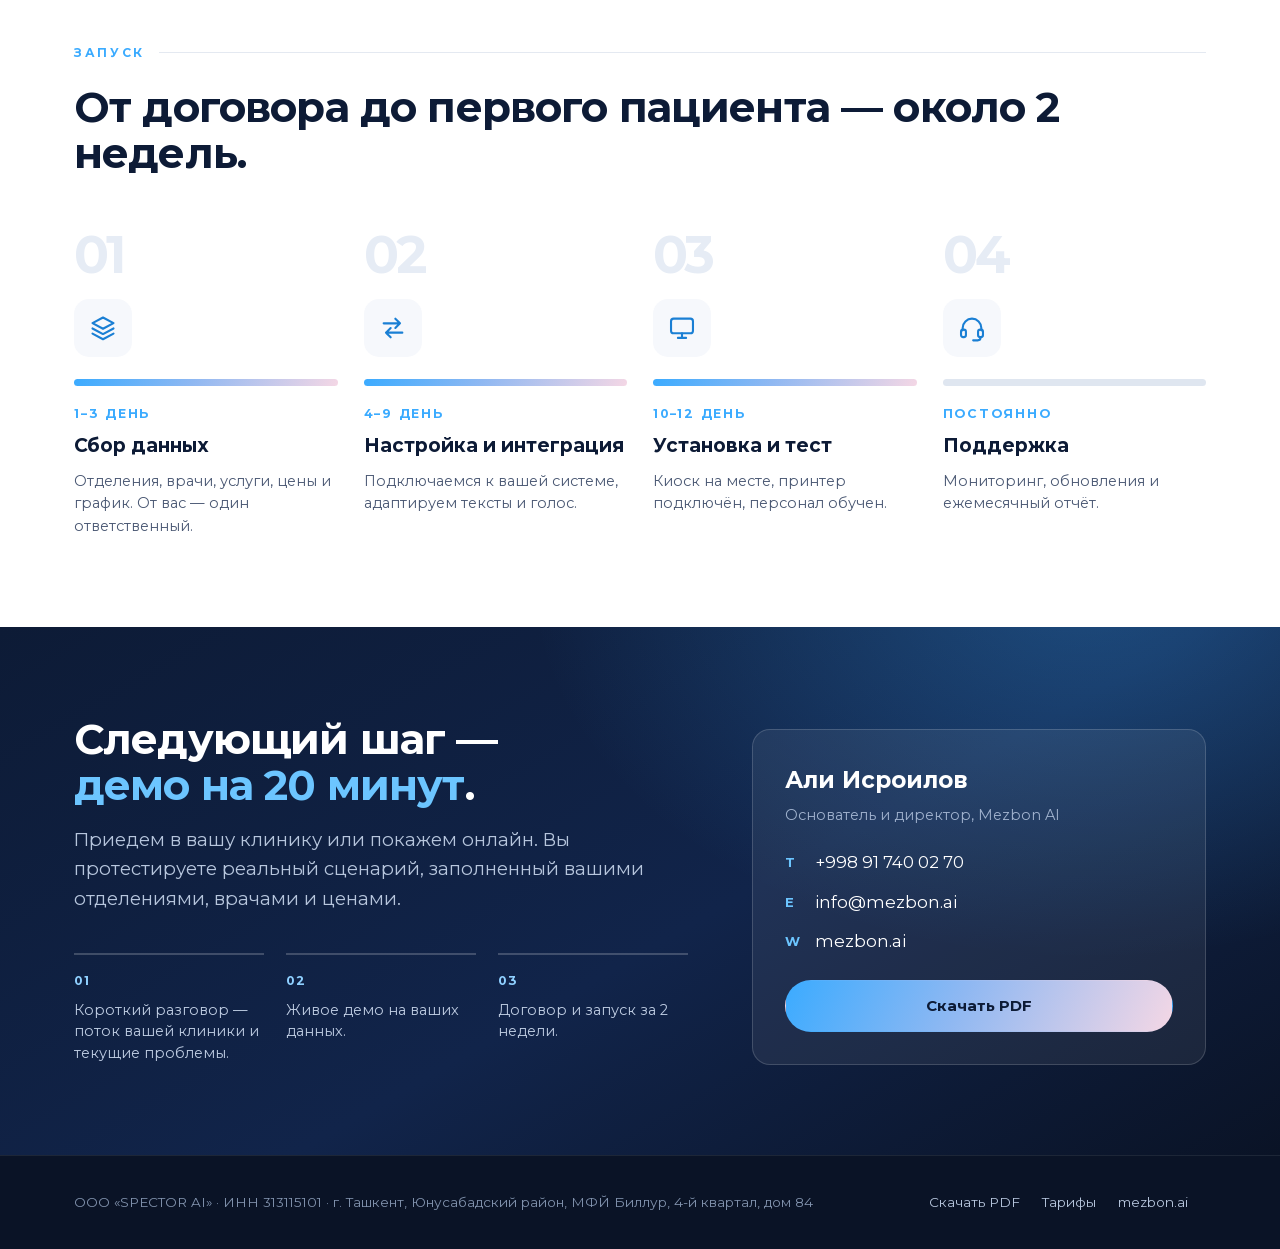
<file: ru.html>
<!DOCTYPE html>
<html lang="ru">
<head>
<meta charset="utf-8">
<meta name="viewport" content="width=device-width, initial-scale=1">
<title>Mezbon AI — Коммерческое предложение для клиник</title>
<meta name="description" content="Mezbon AI — автономный цифровой ресепшн на входе в клинику. Видит, говорит, записывает и печатает талон очереди.">
<meta property="og:title" content="Mezbon AI — Коммерческое предложение для клиник">
<meta property="og:description" content="Mezbon AI — автономный цифровой ресепшн на входе в клинику. Видит, говорит, записывает и печатает талон очереди.">
<meta property="og:type" content="website">
<link rel="icon" href="assets/logo-icon.png">
<link rel="stylesheet" href="style.css">
</head>
<body>

<header><div class="wrap bar">
  <a class="brand" href="ru.html"><img src="assets/logo-icon.png" alt=""><span>Mezbon AI</span></a>
  <nav class="navlinks"><a href="#solution">Решение</a><a href="#capabilities">Возможности</a><a href="#myid">MyID</a><a href="#integration">Интеграция</a><a href="tarify.html">Тарифы</a></nav>
  <div class="lang"><a class="" href="index.html">UZ</a>
    <a class="on" href="ru.html">RU</a></div>
  <a class="btn btn-p btn-sm" href="#contact">Записаться на демо</a>
</div></header>

<div class="hero"><div class="wrap">
  <div>
    <div class="htag">Коммерческое предложение &middot; Для клиник</div>
    <h1>Ресепшн, который <em>не спит</em>, не болеет и не увольняется.</h1>
    <p class="sub">Mezbon AI — автономный цифровой ресепшн на входе в клинику. Видит, говорит, записывает и печатает талон очереди.</p>
    <div class="hkeys"><span>Узбекский &middot; Русский &middot; Английский</span><span>24 / 7</span><span>Подключается к любой системе</span></div>
    <div class="hactions">
      <a class="btn btn-p" href="#contact">Записаться на демо</a>
      <a class="btn btn-g" href="Mezbon-AI-KP-RU.pdf" download>Скачать PDF</a>
    </div>
  </div>
  <div class="hero-vis"><svg viewBox="0 0 250 430" xmlns="http://www.w3.org/2000/svg">
<defs>
  <linearGradient id="ghvs" x1="0" y1="0" x2="1" y2="1">
    <stop offset="0" stop-color="#3babff"/><stop offset=".5" stop-color="#8fb8f2"/><stop offset="1" stop-color="#f4d7e5"/>
  </linearGradient>
  <linearGradient id="ghvb" x1="0" y1="0" x2="0" y2="1">
    <stop offset="0" stop-color="#28477a"/><stop offset="1" stop-color="#15294c"/>
  </linearGradient>
</defs>
<ellipse cx="125" cy="414" rx="92" ry="12" fill="#0d1b36" opacity="0"/>
<rect x="100" y="292" width="50" height="104" rx="8" fill="url(#ghvb)" stroke="#4a6da8" stroke-width="2"/>
<rect x="56" y="392" width="138" height="18" rx="9" fill="#1b335c" stroke="#4a6da8" stroke-width="2"/>
<rect x="14" y="14" width="222" height="290" rx="22" fill="url(#ghvb)" stroke="#4a6da8" stroke-width="2"/>
<rect x="88" y="22" width="74" height="12" rx="6" fill="#0a1429"/>
<circle cx="112" cy="28" r="3.4" fill="#3babff"/>
<circle cx="124" cy="28" r="1.6" fill="#4a5a78"/><circle cx="132" cy="28" r="1.6" fill="#4a5a78"/><circle cx="140" cy="28" r="1.6" fill="#4a5a78"/>
<rect x="30" y="44" width="190" height="222" rx="12" fill="#f7fafd"/>
<rect x="30" y="44" width="190" height="52" rx="12" fill="url(#ghvs)"/>
<rect x="30" y="84" width="190" height="12" fill="url(#ghvs)"/>
<circle cx="62" cy="70" r="15" fill="#ffffff" opacity=".85"/>
<circle cx="57" cy="68" r="2.4" fill="#0d1b36"/><circle cx="67" cy="68" r="2.4" fill="#0d1b36"/>
<path d="M57 75c3 2.6 7 2.6 10 0" stroke="#0d1b36" stroke-width="2" fill="none" stroke-linecap="round"/>
<rect x="88" y="62" width="76" height="7" rx="3.5" fill="#ffffff" opacity=".9"/>
<rect x="88" y="74" width="50" height="7" rx="3.5" fill="#ffffff" opacity=".6"/>
<g stroke="#3babff" stroke-width="5" stroke-linecap="round">
  <path d="M58 136v14"/><path d="M74 126v34"/><path d="M90 116v54"/><path d="M106 130v24"/>
  <path d="M122 120v44"/><path d="M138 128v28"/><path d="M154 132v20"/><path d="M170 138v12"/>
</g>
<rect x="48" y="188" width="154" height="10" rx="5" fill="#e4e9f1"/>
<rect x="48" y="206" width="112" height="10" rx="5" fill="#e4e9f1"/>
<rect x="48" y="232" width="74" height="22" rx="11" fill="#0d1b36"/>
<rect x="132" y="232" width="70" height="22" rx="11" fill="#e4e9f1"/>
<rect x="70" y="282" width="110" height="7" rx="3.5" fill="#15294c"/>
<g transform="translate(98,288) rotate(-2)">
  <rect x="0" y="0" width="110" height="56" rx="4" fill="#ffffff" stroke="#dbe3ee" stroke-width="2"/>
  <rect x="12" y="12" width="52" height="6" rx="3" fill="#c9d4e4"/>
  <rect x="12" y="24" width="34" height="6" rx="3" fill="#dde4ee"/>
  <text x="86" y="36" font-family="Montserrat,sans-serif" font-size="26" font-weight="700" fill="#3babff" text-anchor="middle">A7</text>
</g>
</svg></div>
</div></div>

<section class="tint"><div class="wrap">
  <div class="eyebrow">Проблема</div>
  <div class="split">
    <div><h2>Ресепшн каждый день <em>теряет пациентов</em>.</h2><div class="grid2"><div class="card"><div class="pic"><svg viewBox="0 0 24 24"><circle cx="12" cy="12" r="9"/><path d="M12 7v5l3.2 2"/></svg></div><h4>Очередь</h4><p>Утром к одной стойке 10–15 человек. Часть уходит, не дождавшись.</p></div><div class="card"><div class="pic"><svg viewBox="0 0 24 24"><path d="M3.5 5.2c0 8.1 7.2 15.3 15.3 15.3l1.7-3.4-4.3-2.1-2 2a16 16 0 01-7.2-7.2l2-2L7 3.5z"/><path d="M15 3l6 6M21 3l-6 6"/></svg></div><h4>Пропущенные звонки</h4><p>Сотрудник занят — телефон без ответа. Это ушедший пациент.</p></div><div class="card"><div class="pic"><svg viewBox="0 0 24 24"><circle cx="12" cy="12" r="9"/><path d="M3 12h18M12 3c2.6 2.7 2.6 15.3 0 18M12 3c-2.6 2.7-2.6 15.3 0 18"/></svg></div><h4>Языковой барьер</h4><p>Нужны три языка. В каждую смену их знают не все.</p></div><div class="card"><div class="pic"><svg viewBox="0 0 24 24"><path d="M12 3.6L2.8 19.4h18.4z"/><path d="M12 10v4M12 17.2v.1"/></svg></div><h4>Ошибки и забывчивость</h4><p>Не тот врач, устаревшая цена, незаписанный пациент.</p></div></div></div>
    <div class="vis wide"><svg viewBox="0 0 300 206" xmlns="http://www.w3.org/2000/svg">
<defs><linearGradient id="gqw" x1="0" y1="0" x2="1" y2="1">
  <stop offset="0" stop-color="#3babff"/><stop offset="1" stop-color="#f4d7e5"/></linearGradient></defs>
<rect x="0" y="0" width="300" height="206" rx="14" fill="#f6f8fc"/>
<g transform="translate(12,6)"><g opacity="1.0" transform="translate(10,62)"><circle cx="18" cy="15" r="14" fill="#0d1b36"/><path d="M0 78V52c0-10 8-18 18-18s18 8 18 18v26z" fill="#0d1b36"/></g><g opacity="0.85" transform="translate(60,62)"><circle cx="18" cy="15" r="14" fill="#0d1b36"/><path d="M0 78V52c0-10 8-18 18-18s18 8 18 18v26z" fill="#0d1b36"/></g><g opacity="0.6" transform="translate(110,62)"><circle cx="18" cy="15" r="14" fill="#0d1b36"/><path d="M0 78V52c0-10 8-18 18-18s18 8 18 18v26z" fill="#0d1b36"/></g><g opacity="0.38" transform="translate(160,62)"><circle cx="18" cy="15" r="14" fill="#0d1b36"/><path d="M0 78V52c0-10 8-18 18-18s18 8 18 18v26z" fill="#0d1b36"/></g><g opacity="0.2" transform="translate(210,62)"><circle cx="18" cy="15" r="14" fill="#0d1b36"/><path d="M0 78V52c0-10 8-18 18-18s18 8 18 18v26z" fill="#0d1b36"/></g></g>
<path d="M258 96c10 0 18 6 26 14" stroke="#c9d4e4" stroke-width="3" fill="none" stroke-linecap="round" stroke-dasharray="6 7"/>
<path d="M278 103l8 7-9 6" stroke="#c9d4e4" stroke-width="3" fill="none" stroke-linecap="round" stroke-linejoin="round"/>
<g transform="translate(26,22)">
  <circle cx="16" cy="16" r="15" fill="none" stroke="url(#gqw)" stroke-width="4"/>
  <path d="M16 8v8.6l5.4 3.4" stroke="#0d1b36" stroke-width="3" fill="none" stroke-linecap="round"/>
</g>
<text x="72" y="45" font-family="Montserrat,sans-serif" font-size="15" font-weight="700" fill="#0d1b36">Ожидание</text>
<text x="196" y="178" font-family="Montserrat,sans-serif" font-size="13" font-weight="600" fill="#8491a6">уходит</text>

</svg></div>
  </div>
</div></section>

<section id="solution"><div class="wrap">
  <div class="eyebrow">Решение</div>
  <div class="split rev">
    <div><h2>Это не чат-бот.<br>Это <em>цифровой сотрудник</em>.</h2><ul class="bul"><li><b>Видит</b> — камера замечает пациента и сама начинает разговор.</li><li><b>Говорит</b> — живым голосом: по-узбекски, по-русски, по-английски.</li><li><b>Делает</b> — записывает к врачу, отмечает приход, печатает талон.</li><li><b>Знает меру</b> — в сложной ситуации передаёт живому сотруднику.</li></ul><div class="note">Пациенту не нужны приложение, регистрация или поиск нужной кнопки.</div></div>
    <div class="vis kiosk"><svg viewBox="0 0 250 430" xmlns="http://www.w3.org/2000/svg">
<defs>
  <linearGradient id="gsws" x1="0" y1="0" x2="1" y2="1">
    <stop offset="0" stop-color="#3babff"/><stop offset=".5" stop-color="#8fb8f2"/><stop offset="1" stop-color="#f4d7e5"/>
  </linearGradient>
  <linearGradient id="gswb" x1="0" y1="0" x2="0" y2="1">
    <stop offset="0" stop-color="#1b2f55"/><stop offset="1" stop-color="#0d1b36"/>
  </linearGradient>
</defs>
<ellipse cx="125" cy="414" rx="92" ry="12" fill="#0d1b36" opacity=".1"/>
<rect x="100" y="292" width="50" height="104" rx="8" fill="url(#gswb)" />
<rect x="56" y="392" width="138" height="18" rx="9" fill="#0d1b36" />
<rect x="14" y="14" width="222" height="290" rx="22" fill="url(#gswb)" />
<rect x="88" y="22" width="74" height="12" rx="6" fill="#0a1429"/>
<circle cx="112" cy="28" r="3.4" fill="#3babff"/>
<circle cx="124" cy="28" r="1.6" fill="#4a5a78"/><circle cx="132" cy="28" r="1.6" fill="#4a5a78"/><circle cx="140" cy="28" r="1.6" fill="#4a5a78"/>
<rect x="30" y="44" width="190" height="222" rx="12" fill="#f7fafd"/>
<rect x="30" y="44" width="190" height="52" rx="12" fill="url(#gsws)"/>
<rect x="30" y="84" width="190" height="12" fill="url(#gsws)"/>
<circle cx="62" cy="70" r="15" fill="#ffffff" opacity=".85"/>
<circle cx="57" cy="68" r="2.4" fill="#0d1b36"/><circle cx="67" cy="68" r="2.4" fill="#0d1b36"/>
<path d="M57 75c3 2.6 7 2.6 10 0" stroke="#0d1b36" stroke-width="2" fill="none" stroke-linecap="round"/>
<rect x="88" y="62" width="76" height="7" rx="3.5" fill="#ffffff" opacity=".9"/>
<rect x="88" y="74" width="50" height="7" rx="3.5" fill="#ffffff" opacity=".6"/>
<g stroke="#3babff" stroke-width="5" stroke-linecap="round">
  <path d="M58 136v14"/><path d="M74 126v34"/><path d="M90 116v54"/><path d="M106 130v24"/>
  <path d="M122 120v44"/><path d="M138 128v28"/><path d="M154 132v20"/><path d="M170 138v12"/>
</g>
<rect x="48" y="188" width="154" height="10" rx="5" fill="#e4e9f1"/>
<rect x="48" y="206" width="112" height="10" rx="5" fill="#e4e9f1"/>
<rect x="48" y="232" width="74" height="22" rx="11" fill="#0d1b36"/>
<rect x="132" y="232" width="70" height="22" rx="11" fill="#e4e9f1"/>
<rect x="70" y="282" width="110" height="7" rx="3.5" fill="#0d1b36"/>
<g transform="translate(98,288) rotate(-2)">
  <rect x="0" y="0" width="110" height="56" rx="4" fill="#ffffff" stroke="#dbe3ee" stroke-width="2"/>
  <rect x="12" y="12" width="52" height="6" rx="3" fill="#c9d4e4"/>
  <rect x="12" y="24" width="34" height="6" rx="3" fill="#dde4ee"/>
  <text x="86" y="36" font-family="Montserrat,sans-serif" font-size="26" font-weight="700" fill="#3babff" text-anchor="middle">A7</text>
</g>
</svg></div>
  </div>
</div></section>

<section class="tint"><div class="wrap">
  <div class="eyebrow">Как это работает</div>
  <h2>Четыре шага — в рамках одного разговора.</h2>
  <div class="flow"><div class="fstep"><div class="fnum">01</div><div class="fic"><svg viewBox="0 0 24 24"><rect x="3" y="4.5" width="18" height="15" rx="3"/><circle cx="12" cy="11" r="3"/><path d="M7.5 17c.9-1.8 2.6-2.8 4.5-2.8s3.6 1 4.5 2.8"/></svg></div><h4>Видит</h4><p>Пациент подходит — киоск сам здоровается.</p></div><div class="fstep"><div class="fnum">02</div><div class="fic"><svg viewBox="0 0 24 24"><path d="M3 12h2M7.5 7.5v9M12 4v16M16.5 8.5v7M21 11v2"/></svg></div><h4>Говорит</h4><p>Живой голосовой диалог на трёх языках.</p></div><div class="fstep"><div class="fnum">03</div><div class="fic"><svg viewBox="0 0 24 24"><rect x="3" y="5" width="18" height="16" rx="2.5"/><path d="M3 10h18M8 3v4M16 3v4"/><path d="M9 15l2.2 2.2L15.5 13"/></svg></div><h4>Записывает</h4><p>Выбираются врач, дата и время.</p></div><div class="fstep"><div class="fnum">04</div><div class="fic"><svg viewBox="0 0 24 24"><path d="M7 9V3.5h10V9"/><rect x="3" y="9" width="18" height="7.5" rx="2"/><rect x="7" y="14" width="10" height="6.5" rx="1.2"/></svg></div><h4>Печатает</h4><p>Талон очереди выходит сразу.</p></div></div>
  <div class="note"><b>Знает свои границы:</b> в нестандартной или деликатной ситуации не догадывается — зовёт сотрудника и передаёт ему весь контекст разговора.</div>
</div></section>

<section id="capabilities"><div class="wrap">
  <div class="eyebrow">Возможности</div>
  <h2>Повторяющаяся часть работы администратора — автоматизирована.</h2>
  <div class="grid4"><div class="tile"><svg viewBox="0 0 24 24"><rect x="9" y="2.8" width="6" height="11" rx="3"/><path d="M5 11.5a7 7 0 0014 0M12 18.5v2.7"/></svg><h4>Голосовой диалог</h4><p>uz / ru / en — без клавиатуры</p></div><div class="tile"><svg viewBox="0 0 24 24"><path d="M3 8V5.5A2.5 2.5 0 015.5 3H8M16 3h2.5A2.5 2.5 0 0121 5.5V8M21 16v2.5a2.5 2.5 0 01-2.5 2.5H16M8 21H5.5A2.5 2.5 0 013 18.5V16"/><circle cx="12" cy="10.5" r="2.6"/><path d="M8.2 16c.7-1.5 2.1-2.4 3.8-2.4s3.1.9 3.8 2.4"/></svg><h4>Распознавание лица</h4><p>Ничего нажимать не нужно</p></div><div class="tile"><svg viewBox="0 0 24 24"><rect x="3" y="5" width="18" height="16" rx="2.5"/><path d="M3 10h18M8 3v4M16 3v4"/><path d="M9 15l2.2 2.2L15.5 13"/></svg><h4>Запись на приём</h4><p>Голосом, за минуту</p></div><div class="tile"><svg viewBox="0 0 24 24"><path d="M3 8.5a2 2 0 012-2h14a2 2 0 012 2v1.8a2 2 0 000 3.4v1.8a2 2 0 01-2 2H5a2 2 0 01-2-2v-1.8a2 2 0 000-3.4z"/><path d="M12 7.6v1.6M12 11.2v1.6M12 14.8v1.6"/></svg><h4>Талон очереди</h4><p>Сразу на термопринтере</p></div><div class="tile"><svg viewBox="0 0 24 24"><circle cx="9.5" cy="8" r="3.6"/><path d="M3 20c.6-3.4 3.3-5.4 6.5-5.4 1 0 1.9.2 2.8.6"/><path d="M14.5 17.4l2.1 2.1 4.2-4.4"/></svg><h4>Check-in</h4><p>Без второй очереди</p></div><div class="tile"><svg viewBox="0 0 24 24"><path d="M3.5 11.4V4.6a1 1 0 011-1h6.8a1 1 0 01.7.3l8 8a1 1 0 010 1.4l-6.8 6.8a1 1 0 01-1.4 0l-8-8a1 1 0 01-.3-.7z"/><circle cx="7.8" cy="7.8" r="1.4"/></svg><h4>Цены и услуги</h4><p>Совпадают с кассовыми</p></div><div class="tile"><svg viewBox="0 0 24 24"><path d="M4 14v-2a8 8 0 0116 0v2"/><rect x="2.6" y="13.4" width="4.2" height="6.4" rx="1.8"/><rect x="17.2" y="13.4" width="4.2" height="6.4" rx="1.8"/><path d="M19.3 19.8v.4a2.4 2.4 0 01-2.4 2.4H13"/></svg><h4>Передача сотруднику</h4><p>Знает свои границы</p></div><div class="tile"><svg viewBox="0 0 24 24"><path d="M3.5 20.5h17"/><rect x="5" y="11" width="3.4" height="7"/><rect x="10.3" y="6.5" width="3.4" height="11.5"/><rect x="15.6" y="13.5" width="3.4" height="4.5"/></svg><h4>Админ-панель и аналитика</h4><p>Весь поток перед вами</p></div></div>
</div></section>

<section class="dark" id="myid"><div class="wrap">
  <div class="eyebrow">Отдельная возможность</div>
  <h2>MyID — подтверждение пациента по <em>государственной базе</em>.</h2>
  <p class="lead">MyID — официальная система биометрической идентификации Узбекистана. У нас есть официальный договор с UZINFOCOM, поэтому киоск узнаёт пациента напрямую через государственную базу.</p>
  <div class="myid-vis"><svg viewBox="0 0 560 210" xmlns="http://www.w3.org/2000/svg">
<defs><linearGradient id="gmw" x1="0" y1="0" x2="1" y2="1">
  <stop offset="0" stop-color="#3babff"/><stop offset=".55" stop-color="#8fb8f2"/><stop offset="1" stop-color="#f4d7e5"/>
</linearGradient></defs>

<g transform="translate(6,22)">
  <rect x="0" y="0" width="140" height="140" rx="18" fill="rgba(255,255,255,.07)" stroke="rgba(255,255,255,.2)" stroke-width="2"/>
  <rect x="38" y="26" width="64" height="76" rx="10" fill="none" stroke="url(#gmw)" stroke-width="3"/>
  <circle cx="70" cy="54" r="13" fill="none" stroke="#dce7f7" stroke-width="3"/>
  <path d="M52 88c4-10 10-15 18-15s14 5 18 15" fill="none" stroke="#dce7f7" stroke-width="3" stroke-linecap="round"/>
  <path d="M26 20v-8a6 6 0 016-6h10M98 6h10a6 6 0 016 6v8M114 108v8a6 6 0 01-6 6H98M42 122H32a6 6 0 01-6-6v-8"
        stroke="#6cc5ff" stroke-width="3" fill="none" stroke-linecap="round"/>
  <text x="70" y="128" font-family="Montserrat,sans-serif" font-size="13" font-weight="700" fill="#ffffff" text-anchor="middle">Снимок лица</text>
</g>
<path d="M152 92h26" stroke="#3babff" stroke-width="3" fill="none" stroke-linecap="round"/><path d="M172 86l7 6-7 6" stroke="#3babff" stroke-width="3" fill="none" stroke-linecap="round" stroke-linejoin="round"/>
<g transform="translate(212,22)">
  <rect x="0" y="0" width="140" height="140" rx="18" fill="rgba(255,255,255,.07)" stroke="rgba(255,255,255,.2)" stroke-width="2"/>
  <path d="M70 16l34 13v27c0 21-14 37-34 43-20-6-34-22-34-43V29z" fill="none" stroke="url(#gmw)" stroke-width="3"/>
  <ellipse cx="70" cy="48" rx="17" ry="6" fill="none" stroke="#dce7f7" stroke-width="2.6"/>
  <path d="M53 48v18c0 3.3 7.6 6 17 6s17-2.7 17-6V48" fill="none" stroke="#dce7f7" stroke-width="2.6"/>
  <path d="M53 58c0 3.3 7.6 6 17 6s17-2.7 17-6" fill="none" stroke="#dce7f7" stroke-width="2.6"/>
  <text x="70" y="128" font-family="Montserrat,sans-serif" font-size="13" font-weight="700" fill="#ffffff" text-anchor="middle">Сверка с базой</text>
</g>
<path d="M358 92h26" stroke="#3babff" stroke-width="3" fill="none" stroke-linecap="round"/><path d="M378 86l7 6-7 6" stroke="#3babff" stroke-width="3" fill="none" stroke-linecap="round" stroke-linejoin="round"/>
<g transform="translate(418,22)">
  <rect x="0" y="0" width="140" height="140" rx="18" fill="rgba(255,255,255,.07)" stroke="rgba(255,255,255,.2)" stroke-width="2"/>
  <rect x="26" y="30" width="88" height="62" rx="9" fill="none" stroke="url(#gmw)" stroke-width="3"/>
  <circle cx="48" cy="54" r="9" fill="none" stroke="#dce7f7" stroke-width="2.6"/>
  <path d="M36 74c2.6-5 6.8-7.6 12-7.6s9.4 2.6 12 7.6" fill="none" stroke="#dce7f7" stroke-width="2.6" stroke-linecap="round"/>
  <path d="M70 48h32M70 60h32M70 72h20" stroke="#dce7f7" stroke-width="2.6" stroke-linecap="round"/>
  <circle cx="104" cy="88" r="15" fill="#49e08a"/>
  <path d="M97 88l5 5 9-10" stroke="#0d1b36" stroke-width="3" fill="none" stroke-linecap="round" stroke-linejoin="round"/>
  <text x="70" y="128" font-family="Montserrat,sans-serif" font-size="13" font-weight="700" fill="#ffffff" text-anchor="middle">Данные заполнены</text>
</g>
</svg></div>
  <ul class="bul"><li><b>Киоск снимает лицо.</b> Камера делает снимок пациента. Проверка liveness подтверждает, что перед камерой живой человек, а не фотография.</li><li><b>Сверка с государственной базой.</b> Лицо сравнивается с фотографией из паспорта или ID-карты в базе MyID.</li><li><b>Данные заполняются сами.</b> ФИО, дата рождения, ПИНФЛ и пол подставляются автоматически — пациент ничего не вводит.</li></ul>
  <div class="chips"><div class="chip"><i></i>Нет чужих и подставных пациентов</div><div class="chip"><i></i>Нет ошибок в ФИО</div><div class="chip"><i></i>Весь процесс ~15 секунд</div></div>
  <div class="note">MyID подключается как отдельная услуга и тарифицируется за каждый запрос — вы платите только за фактическое использование.</div>
</div></section>

<section id="integration"><div class="wrap">
  <div class="eyebrow">Интеграция</div>
  <div class="split">
    <div><h2>В какой системе работаете — <em>к той и подключимся</em>.</h2><ul class="bul"><li><b>Один источник.</b> Врачи, услуги и цены берутся из вашей системы — два справочника не ведутся.</li><li><b>Есть API — подключаемся напрямую.</b> Нет API — работаем через базу или обмен файлами.</li><li><b>Закрытая сеть не помеха.</b> К системе, доступной только в локальной сети, подключаемся через защищённый туннель.</li><li><b>Системы пока нет?</b> Киоск работает на собственной базе, подключить можно в любой момент.</li></ul></div>
    <div class="vis wide"><svg viewBox="0 0 300 232" xmlns="http://www.w3.org/2000/svg">
<defs><linearGradient id="ghw" x1="0" y1="0" x2="1" y2="1">
  <stop offset="0" stop-color="#3babff"/><stop offset=".55" stop-color="#8fb8f2"/><stop offset="1" stop-color="#f4d7e5"/>
</linearGradient></defs>
<path d="M74 29C112.0 29 112.0 122 150 122" stroke="#cdd9e9" stroke-width="2" fill="none" stroke-dasharray="5 6"/><path d="M226 29C188.0 29 188.0 122 150 122" stroke="#cdd9e9" stroke-width="2" fill="none" stroke-dasharray="5 6"/><path d="M74 111C112.0 111 112.0 122 150 122" stroke="#cdd9e9" stroke-width="2" fill="none" stroke-dasharray="5 6"/><path d="M226 111C188.0 111 188.0 122 150 122" stroke="#cdd9e9" stroke-width="2" fill="none" stroke-dasharray="5 6"/><path d="M74 193C112.0 193 112.0 122 150 122" stroke="#cdd9e9" stroke-width="2" fill="none" stroke-dasharray="5 6"/><path d="M226 193C188.0 193 188.0 122 150 122" stroke="#cdd9e9" stroke-width="2" fill="none" stroke-dasharray="5 6"/><g transform="translate(14,10)"><rect x="0" y="0" width="80" height="38" rx="9" fill="#ffffff" stroke="#dbe3ee" stroke-width="2"/><text x="40" y="24" font-family="Montserrat,sans-serif" font-size="12.5" font-weight="600" fill="#16263f" text-anchor="middle">МИС клиники</text></g><g transform="translate(206,10)"><rect x="0" y="0" width="80" height="38" rx="9" fill="#ffffff" stroke="#dbe3ee" stroke-width="2"/><text x="40" y="24" font-family="Montserrat,sans-serif" font-size="12.5" font-weight="600" fill="#16263f" text-anchor="middle">ERP</text></g><g transform="translate(14,92)"><rect x="0" y="0" width="80" height="38" rx="9" fill="#ffffff" stroke="#dbe3ee" stroke-width="2"/><text x="40" y="24" font-family="Montserrat,sans-serif" font-size="12.5" font-weight="600" fill="#16263f" text-anchor="middle">1С</text></g><g transform="translate(206,92)"><rect x="0" y="0" width="80" height="38" rx="9" fill="#ffffff" stroke="#dbe3ee" stroke-width="2"/><text x="40" y="24" font-family="Montserrat,sans-serif" font-size="12.5" font-weight="600" fill="#16263f" text-anchor="middle">CRM</text></g><g transform="translate(14,174)"><rect x="0" y="0" width="80" height="38" rx="9" fill="#ffffff" stroke="#dbe3ee" stroke-width="2"/><text x="40" y="24" font-family="Montserrat,sans-serif" font-size="12.5" font-weight="600" fill="#16263f" text-anchor="middle">Оплата</text></g><g transform="translate(206,174)"><rect x="0" y="0" width="80" height="38" rx="9" fill="#ffffff" stroke="#dbe3ee" stroke-width="2"/><text x="40" y="24" font-family="Montserrat,sans-serif" font-size="12.5" font-weight="600" fill="#16263f" text-anchor="middle">Telegram</text></g>
<circle cx="150" cy="122" r="46" fill="url(#ghw)" opacity=".18"/>
<circle cx="150" cy="122" r="34" fill="#0d1b36"/>
<text x="150" y="118" font-family="Montserrat,sans-serif" font-size="12" font-weight="700" fill="#ffffff" text-anchor="middle">Mezbon</text>
<text x="150" y="132" font-family="Montserrat,sans-serif" font-size="12" font-weight="700" fill="#6cc5ff" text-anchor="middle">AI</text>
</svg></div>
  </div>
</div></section>

<section class="tint"><div class="wrap">
  <div class="eyebrow">Сравнение</div>
  <h2>Один штатный администратор и Mezbon AI</h2>
  <p class="lead">Цель — не уволить сотрудника. Цель — отдать машине повторяющуюся работу.</p>
  <div class="cmp">
    <div class="cc"><h3>Администратор (1 штат. ед.)</h3><ul><li><span class="lbl">Рабочее время</span>8 часов, одна смена</li><li><span class="lbl">Языки</span>Обычно 1–2 языка</li><li><span class="lbl">Одновременно</span>Один пациент</li><li><span class="lbl">Отпуск и больничный</span>Есть — нужна замена</li><li><span class="lbl">Ошибки</span>Растут с усталостью</li><li><span class="lbl">Отчётность</span>Практически нет</li></ul></div>
    <div class="cc hl"><h3>Mezbon AI</h3><ul><li><span class="lbl">Рабочее время</span>24/7, без перерывов</li><li><span class="lbl">Языки</span>Узбекский, русский, английский</li><li><span class="lbl">Одновременно</span>Каждый киоск независим, число не ограничено</li><li><span class="lbl">Отпуск и больничный</span>Нет</li><li><span class="lbl">Ошибки</span>Протокол не меняется</li><li><span class="lbl">Отчётность</span>Каждое обращение фиксируется</li></ul></div>
  </div>
</div></section>

<section><div class="wrap">
  <div class="eyebrow">Запуск</div>
  <h2>От договора до первого пациента — около 2 недель.</h2>
  <div class="tl"><div><div class="gn">01</div><div class="tic"><svg viewBox="0 0 24 24"><path d="M12 3l9 4.8-9 4.8-9-4.8z"/><path d="M3 12.4l9 4.8 9-4.8M3 16.8l9 4.8 9-4.8"/></svg></div><div class="bar"></div><div class="when">1–3 день</div><h4>Сбор данных</h4><p>Отделения, врачи, услуги, цены и график. От вас — один ответственный.</p></div><div><div class="gn">02</div><div class="tic"><svg viewBox="0 0 24 24"><path d="M4 8h14M14 4l4 4-4 4"/><path d="M20 16H6M10 12l-4 4 4 4"/></svg></div><div class="bar"></div><div class="when">4–9 день</div><h4>Настройка и интеграция</h4><p>Подключаемся к вашей системе, адаптируем тексты и голос.</p></div><div><div class="gn">03</div><div class="tic"><svg viewBox="0 0 24 24"><rect x="2.6" y="4" width="18.8" height="12.5" rx="2.2"/><path d="M8.5 20.5h7M12 16.5v4"/></svg></div><div class="bar"></div><div class="when">10–12 день</div><h4>Установка и тест</h4><p>Киоск на месте, принтер подключён, персонал обучен.</p></div><div><div class="gn">04</div><div class="tic"><svg viewBox="0 0 24 24"><path d="M4 14v-2a8 8 0 0116 0v2"/><rect x="2.6" y="13.4" width="4.2" height="6.4" rx="1.8"/><rect x="17.2" y="13.4" width="4.2" height="6.4" rx="1.8"/><path d="M19.3 19.8v.4a2.4 2.4 0 01-2.4 2.4H13"/></svg></div><div class="bar"></div><div class="when">Постоянно</div><h4>Поддержка</h4><p>Мониторинг, обновления и ежемесячный отчёт.</p></div></div>
</div></section>

<section class="dark" id="contact"><div class="wrap">
  <div class="ctabox">
    <div>
      <h2>Следующий шаг —<br><em>демо на 20 минут</em>.</h2>
      <p class="lead">Приедем в вашу клинику или покажем онлайн. Вы протестируете реальный сценарий, заполненный вашими отделениями, врачами и ценами.</p>
      <div class="ctasteps"><div><div class="k">01</div><p>Короткий разговор — поток вашей клиники и текущие проблемы.</p></div><div><div class="k">02</div><p>Живое демо на ваших данных.</p></div><div><div class="k">03</div><p>Договор и запуск за 2 недели.</p></div></div>
    </div>
    <div class="ctacard">
      <b>Али Исроилов</b>
      <div class="role">Основатель и директор, Mezbon AI</div>
      <div class="lines">
        <a href="tel:+998917400270"><i>T</i>+998 91 740 02 70</a>
        <a href="mailto:info@mezbon.ai"><i>E</i>info@mezbon.ai</a>
        <a href="https://mezbon.ai"><i>W</i>mezbon.ai</a>
      </div>
      <a class="btn btn-p" style="margin-top:24px;width:100%" href="Mezbon-AI-KP-RU.pdf" download>Скачать PDF</a>
    </div>
  </div>
</div></section>

<footer><div class="wrap">
  <div>ООО «SPECTOR AI» &middot; ИНН 313115101 &middot; г. Ташкент, Юнусабадский район, МФЙ Биллур, 4-й квартал, дом 84</div>
  <div>
    <a href="Mezbon-AI-KP-RU.pdf" download>Скачать PDF</a>
    <a href="tarify.html">Тарифы</a>
    <a href="https://mezbon.ai">mezbon.ai</a>
  </div>
</div></footer>
</body>
</html>
</file>
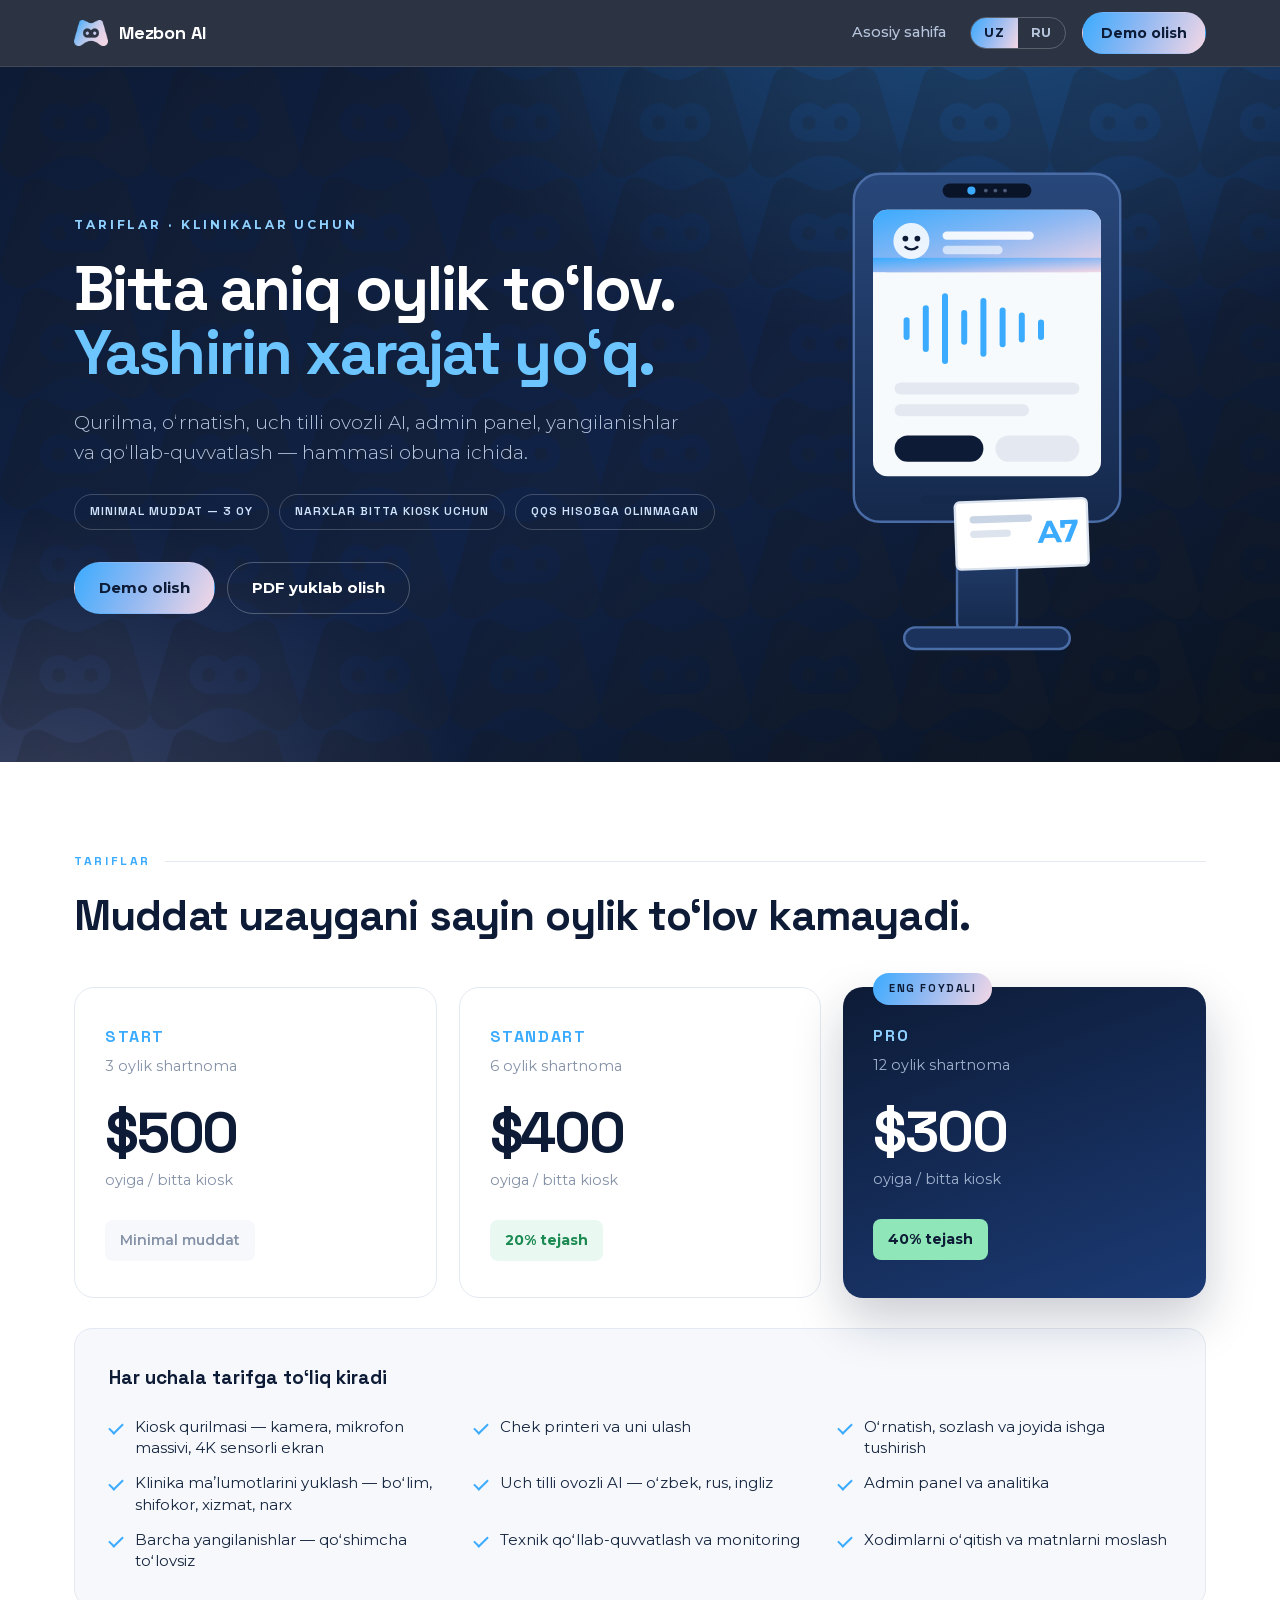
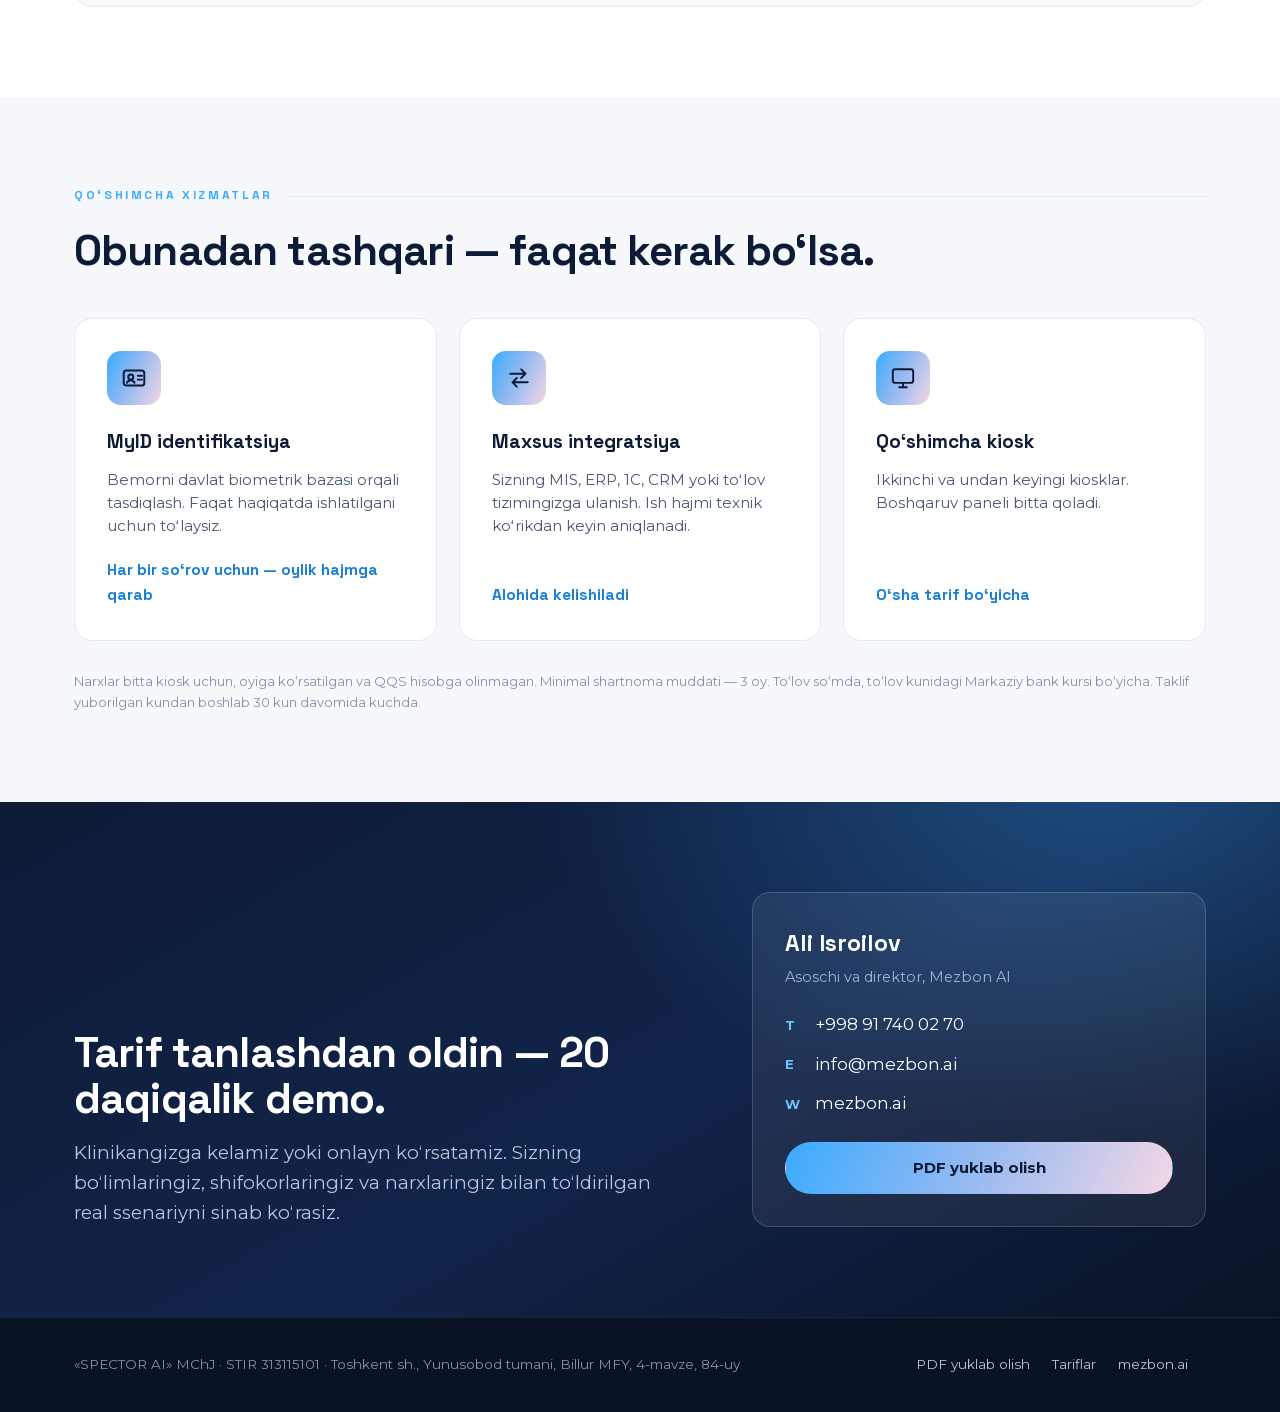
<file: tariflar.html>
<!DOCTYPE html>
<html lang="uz">
<head>
<meta charset="utf-8">
<meta name="viewport" content="width=device-width, initial-scale=1">
<title>Mezbon AI — Tariflar</title>
<meta name="description" content="Qurilma, oʻrnatish, uch tilli ovozli AI, admin panel, yangilanishlar va qoʻllab-quvvatlash — hammasi obuna ichida.">
<meta property="og:title" content="Mezbon AI — Tariflar">
<meta property="og:description" content="Qurilma, oʻrnatish, uch tilli ovozli AI, admin panel, yangilanishlar va qoʻllab-quvvatlash — hammasi obuna ichida.">
<meta property="og:type" content="website">
<link rel="icon" href="assets/logo-icon.png">
<link rel="stylesheet" href="style.css">
</head>
<body>

<header><div class="wrap bar">
  <a class="brand" href="index.html"><img src="assets/logo-icon.png" alt=""><span>Mezbon AI</span></a>
  <nav class="navlinks"><a href="index.html">Asosiy sahifa</a></nav>
  <div class="lang"><a class="on" href="tariflar.html">UZ</a>
    <a class="" href="tarify.html">RU</a></div>
  <a class="btn btn-p btn-sm" href="#contact">Demo olish</a>
</div></header>

<div class="hero"><div class="wrap">
  <div>
    <div class="htag">Tariflar &middot; Klinikalar uchun</div>
    <h1>Bitta aniq oylik toʻlov. <em>Yashirin xarajat yoʻq.</em></h1>
    <p class="sub">Qurilma, oʻrnatish, uch tilli ovozli AI, admin panel, yangilanishlar va qoʻllab-quvvatlash — hammasi obuna ichida.</p>
    <div class="hkeys"><span>Minimal muddat — 3 oy</span><span>Narxlar bitta kiosk uchun</span><span>QQS hisobga olinmagan</span></div>
    <div class="hactions">
      <a class="btn btn-p" href="#contact">Demo olish</a>
      <a class="btn btn-g" href="Mezbon-AI-Tariflar-UZ.pdf" download>PDF yuklab olish</a>
    </div>
  </div>
  <div class="hero-vis"><svg viewBox="0 0 250 430" xmlns="http://www.w3.org/2000/svg">
<defs>
  <linearGradient id="gpws" x1="0" y1="0" x2="1" y2="1">
    <stop offset="0" stop-color="#3babff"/><stop offset=".5" stop-color="#8fb8f2"/><stop offset="1" stop-color="#f4d7e5"/>
  </linearGradient>
  <linearGradient id="gpwb" x1="0" y1="0" x2="0" y2="1">
    <stop offset="0" stop-color="#28477a"/><stop offset="1" stop-color="#15294c"/>
  </linearGradient>
</defs>
<ellipse cx="125" cy="414" rx="92" ry="12" fill="#0d1b36" opacity="0"/>
<rect x="100" y="292" width="50" height="104" rx="8" fill="url(#gpwb)" stroke="#4a6da8" stroke-width="2"/>
<rect x="56" y="392" width="138" height="18" rx="9" fill="#1b335c" stroke="#4a6da8" stroke-width="2"/>
<rect x="14" y="14" width="222" height="290" rx="22" fill="url(#gpwb)" stroke="#4a6da8" stroke-width="2"/>
<rect x="88" y="22" width="74" height="12" rx="6" fill="#0a1429"/>
<circle cx="112" cy="28" r="3.4" fill="#3babff"/>
<circle cx="124" cy="28" r="1.6" fill="#4a5a78"/><circle cx="132" cy="28" r="1.6" fill="#4a5a78"/><circle cx="140" cy="28" r="1.6" fill="#4a5a78"/>
<rect x="30" y="44" width="190" height="222" rx="12" fill="#f7fafd"/>
<rect x="30" y="44" width="190" height="52" rx="12" fill="url(#gpws)"/>
<rect x="30" y="84" width="190" height="12" fill="url(#gpws)"/>
<circle cx="62" cy="70" r="15" fill="#ffffff" opacity=".85"/>
<circle cx="57" cy="68" r="2.4" fill="#0d1b36"/><circle cx="67" cy="68" r="2.4" fill="#0d1b36"/>
<path d="M57 75c3 2.6 7 2.6 10 0" stroke="#0d1b36" stroke-width="2" fill="none" stroke-linecap="round"/>
<rect x="88" y="62" width="76" height="7" rx="3.5" fill="#ffffff" opacity=".9"/>
<rect x="88" y="74" width="50" height="7" rx="3.5" fill="#ffffff" opacity=".6"/>
<g stroke="#3babff" stroke-width="5" stroke-linecap="round">
  <path d="M58 136v14"/><path d="M74 126v34"/><path d="M90 116v54"/><path d="M106 130v24"/>
  <path d="M122 120v44"/><path d="M138 128v28"/><path d="M154 132v20"/><path d="M170 138v12"/>
</g>
<rect x="48" y="188" width="154" height="10" rx="5" fill="#e4e9f1"/>
<rect x="48" y="206" width="112" height="10" rx="5" fill="#e4e9f1"/>
<rect x="48" y="232" width="74" height="22" rx="11" fill="#0d1b36"/>
<rect x="132" y="232" width="70" height="22" rx="11" fill="#e4e9f1"/>
<rect x="70" y="282" width="110" height="7" rx="3.5" fill="#15294c"/>
<g transform="translate(98,288) rotate(-2)">
  <rect x="0" y="0" width="110" height="56" rx="4" fill="#ffffff" stroke="#dbe3ee" stroke-width="2"/>
  <rect x="12" y="12" width="52" height="6" rx="3" fill="#c9d4e4"/>
  <rect x="12" y="24" width="34" height="6" rx="3" fill="#dde4ee"/>
  <text x="86" y="36" font-family="Montserrat,sans-serif" font-size="26" font-weight="700" fill="#3babff" text-anchor="middle">A7</text>
</g>
</svg></div>
</div></div>

<section><div class="wrap">
  <div class="eyebrow">Tariflar</div>
  <h2>Muddat uzaygani sayin oylik toʻlov kamayadi.</h2>
  <div class="tariffs"><div class="tf"><div class="tname">Start</div><div class="tterm">3 oylik shartnoma</div><div class="price">$500</div><div class="per">oyiga / bitta kiosk</div><div class="save none">Minimal muddat</div></div><div class="tf"><div class="tname">Standart</div><div class="tterm">6 oylik shartnoma</div><div class="price">$400</div><div class="per">oyiga / bitta kiosk</div><div class="save">20% tejash</div></div><div class="tf best"><div class="badge">Eng foydali</div><div class="tname">Pro</div><div class="tterm">12 oylik shartnoma</div><div class="price">$300</div><div class="per">oyiga / bitta kiosk</div><div class="save">40% tejash</div></div></div>
  <div class="incl"><h4>Har uchala tarifga toʻliq kiradi</h4><ul><li>Kiosk qurilmasi — kamera, mikrofon massivi, 4K sensorli ekran</li><li>Chek printeri va uni ulash</li><li>Oʻrnatish, sozlash va joyida ishga tushirish</li><li>Klinika maʼlumotlarini yuklash — boʻlim, shifokor, xizmat, narx</li><li>Uch tilli ovozli AI — oʻzbek, rus, ingliz</li><li>Admin panel va analitika</li><li>Barcha yangilanishlar — qoʻshimcha toʻlovsiz</li><li>Texnik qoʻllab-quvvatlash va monitoring</li><li>Xodimlarni oʻqitish va matnlarni moslash</li></ul></div>
</div></section>

<section class="tint"><div class="wrap">
  <div class="eyebrow">Qoʻshimcha xizmatlar</div>
  <h2>Obunadan tashqari — faqat kerak boʻlsa.</h2>
  <div class="grid3"><div class="xcard"><div class="xic"><svg viewBox="0 0 24 24"><rect x="2.5" y="5" width="19" height="14" rx="2.5"/><circle cx="9" cy="11" r="2.3"/><path d="M5.5 16.4c.7-1.5 2-2.3 3.5-2.3s2.8.8 3.5 2.3"/><path d="M15.5 10h4M15.5 13.5h4"/></svg></div><h4>MyID identifikatsiya</h4><p>Bemorni davlat biometrik bazasi orqali tasdiqlash. Faqat haqiqatda ishlatilgani uchun toʻlaysiz.</p><div class="pr">Har bir soʻrov uchun — oylik hajmga qarab</div></div><div class="xcard"><div class="xic"><svg viewBox="0 0 24 24"><path d="M4 8h14M14 4l4 4-4 4"/><path d="M20 16H6M10 12l-4 4 4 4"/></svg></div><h4>Maxsus integratsiya</h4><p>Sizning MIS, ERP, 1C, CRM yoki toʻlov tizimingizga ulanish. Ish hajmi texnik koʻrikdan keyin aniqlanadi.</p><div class="pr">Alohida kelishiladi</div></div><div class="xcard"><div class="xic"><svg viewBox="0 0 24 24"><rect x="2.6" y="4" width="18.8" height="12.5" rx="2.2"/><path d="M8.5 20.5h7M12 16.5v4"/></svg></div><h4>Qoʻshimcha kiosk</h4><p>Ikkinchi va undan keyingi kiosklar. Boshqaruv paneli bitta qoladi.</p><div class="pr">Oʻsha tarif boʻyicha</div></div></div>
  <p class="fine">Narxlar bitta kiosk uchun, oyiga koʻrsatilgan va QQS hisobga olinmagan. Minimal shartnoma muddati — 3 oy. Toʻlov soʻmda, toʻlov kunidagi Markaziy bank kursi boʻyicha. Taklif yuborilgan kundan boshlab 30 kun davomida kuchda.</p>
</div></section>

<section class="dark" id="contact"><div class="wrap">
  <div class="ctabox">
    <div>
      <h2>Tarif tanlashdan oldin — 20 daqiqalik demo.</h2>
      <p class="lead">Klinikangizga kelamiz yoki onlayn koʻrsatamiz. Sizning boʻlimlaringiz, shifokorlaringiz va narxlaringiz bilan toʻldirilgan real ssenariyni sinab koʻrasiz.</p>
      
    </div>
    <div class="ctacard">
      <b>Ali Isroilov</b>
      <div class="role">Asoschi va direktor, Mezbon AI</div>
      <div class="lines">
        <a href="tel:+998917400270"><i>T</i>+998 91 740 02 70</a>
        <a href="mailto:info@mezbon.ai"><i>E</i>info@mezbon.ai</a>
        <a href="https://mezbon.ai"><i>W</i>mezbon.ai</a>
      </div>
      <a class="btn btn-p" style="margin-top:24px;width:100%" href="Mezbon-AI-KP-UZ.pdf" download>PDF yuklab olish</a>
    </div>
  </div>
</div></section>

<footer><div class="wrap">
  <div>«SPECTOR AI» MChJ &middot; STIR 313115101 &middot; Toshkent sh., Yunusobod tumani, Billur MFY, 4-mavze, 84-uy</div>
  <div>
    <a href="Mezbon-AI-KP-UZ.pdf" download>PDF yuklab olish</a>
    <a href="tariflar.html">Tariflar</a>
    <a href="https://mezbon.ai">mezbon.ai</a>
  </div>
</div></footer>
</body>
</html>
</file>
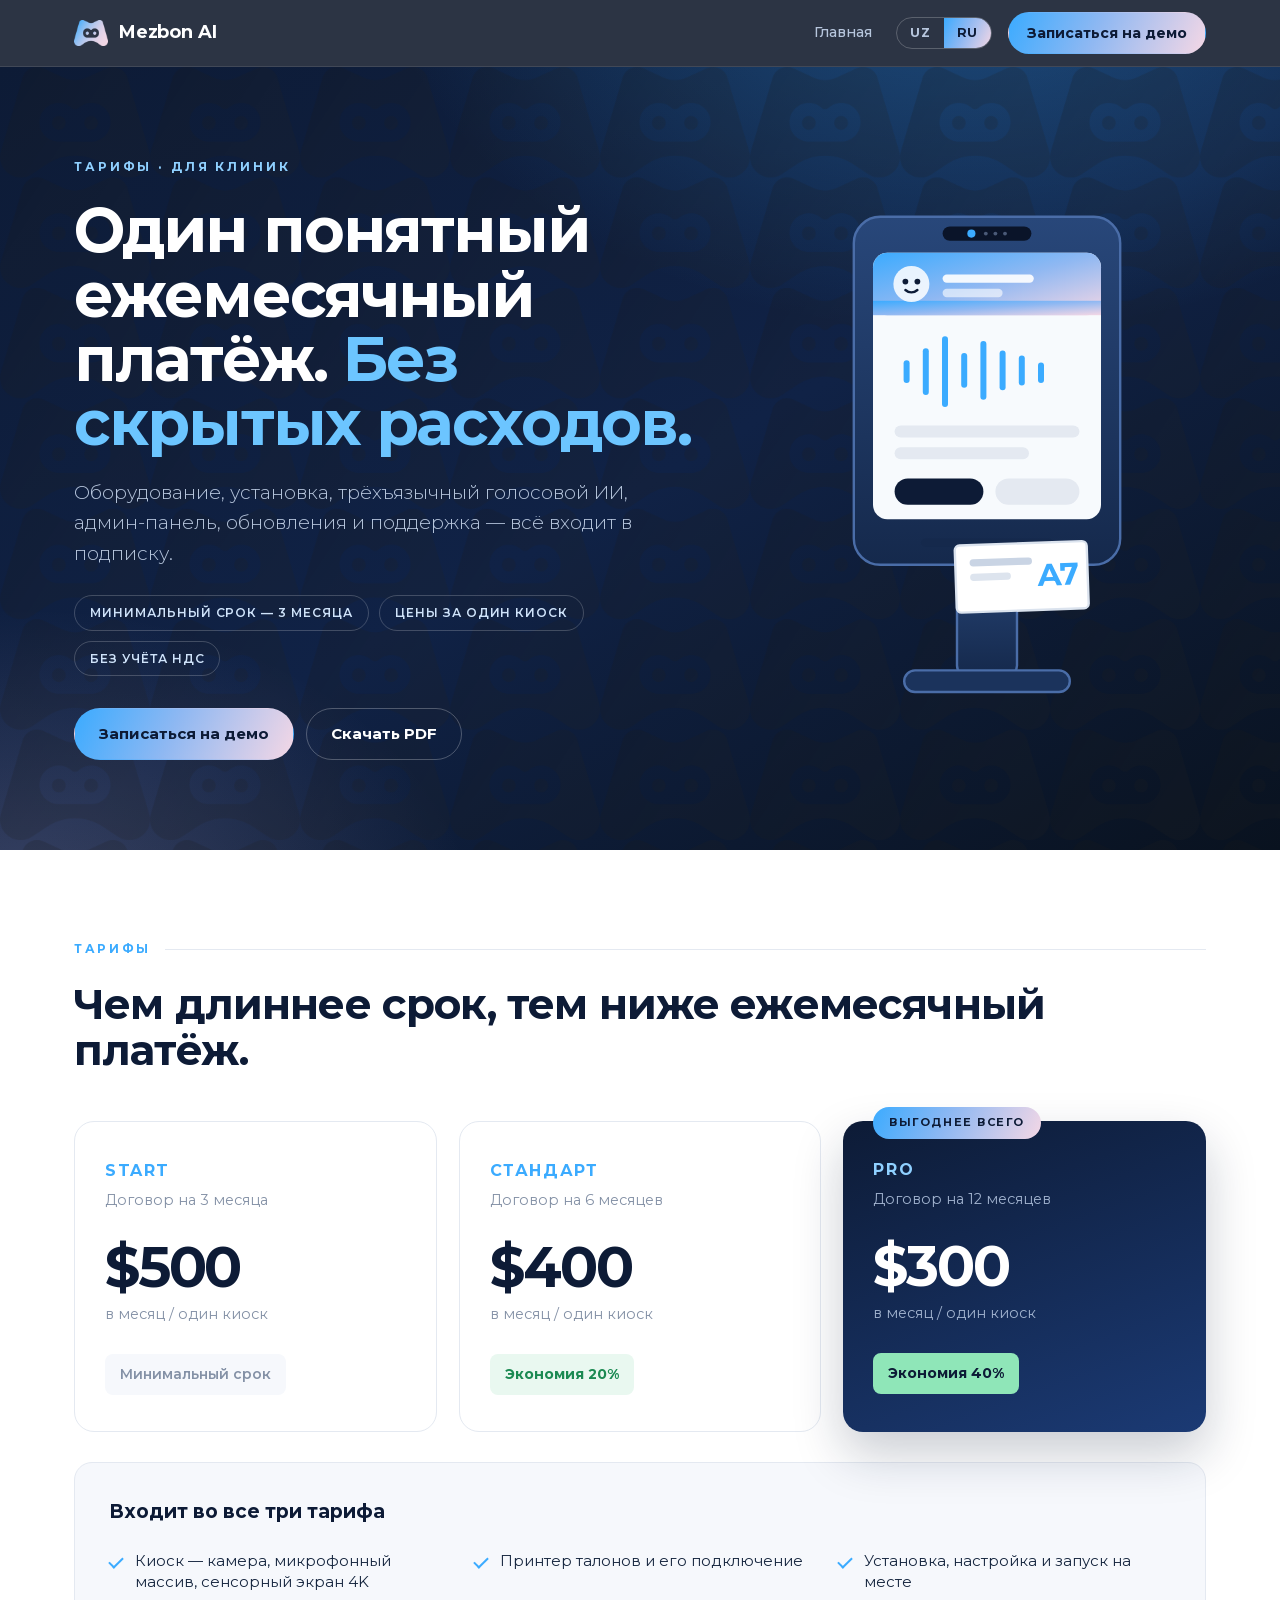
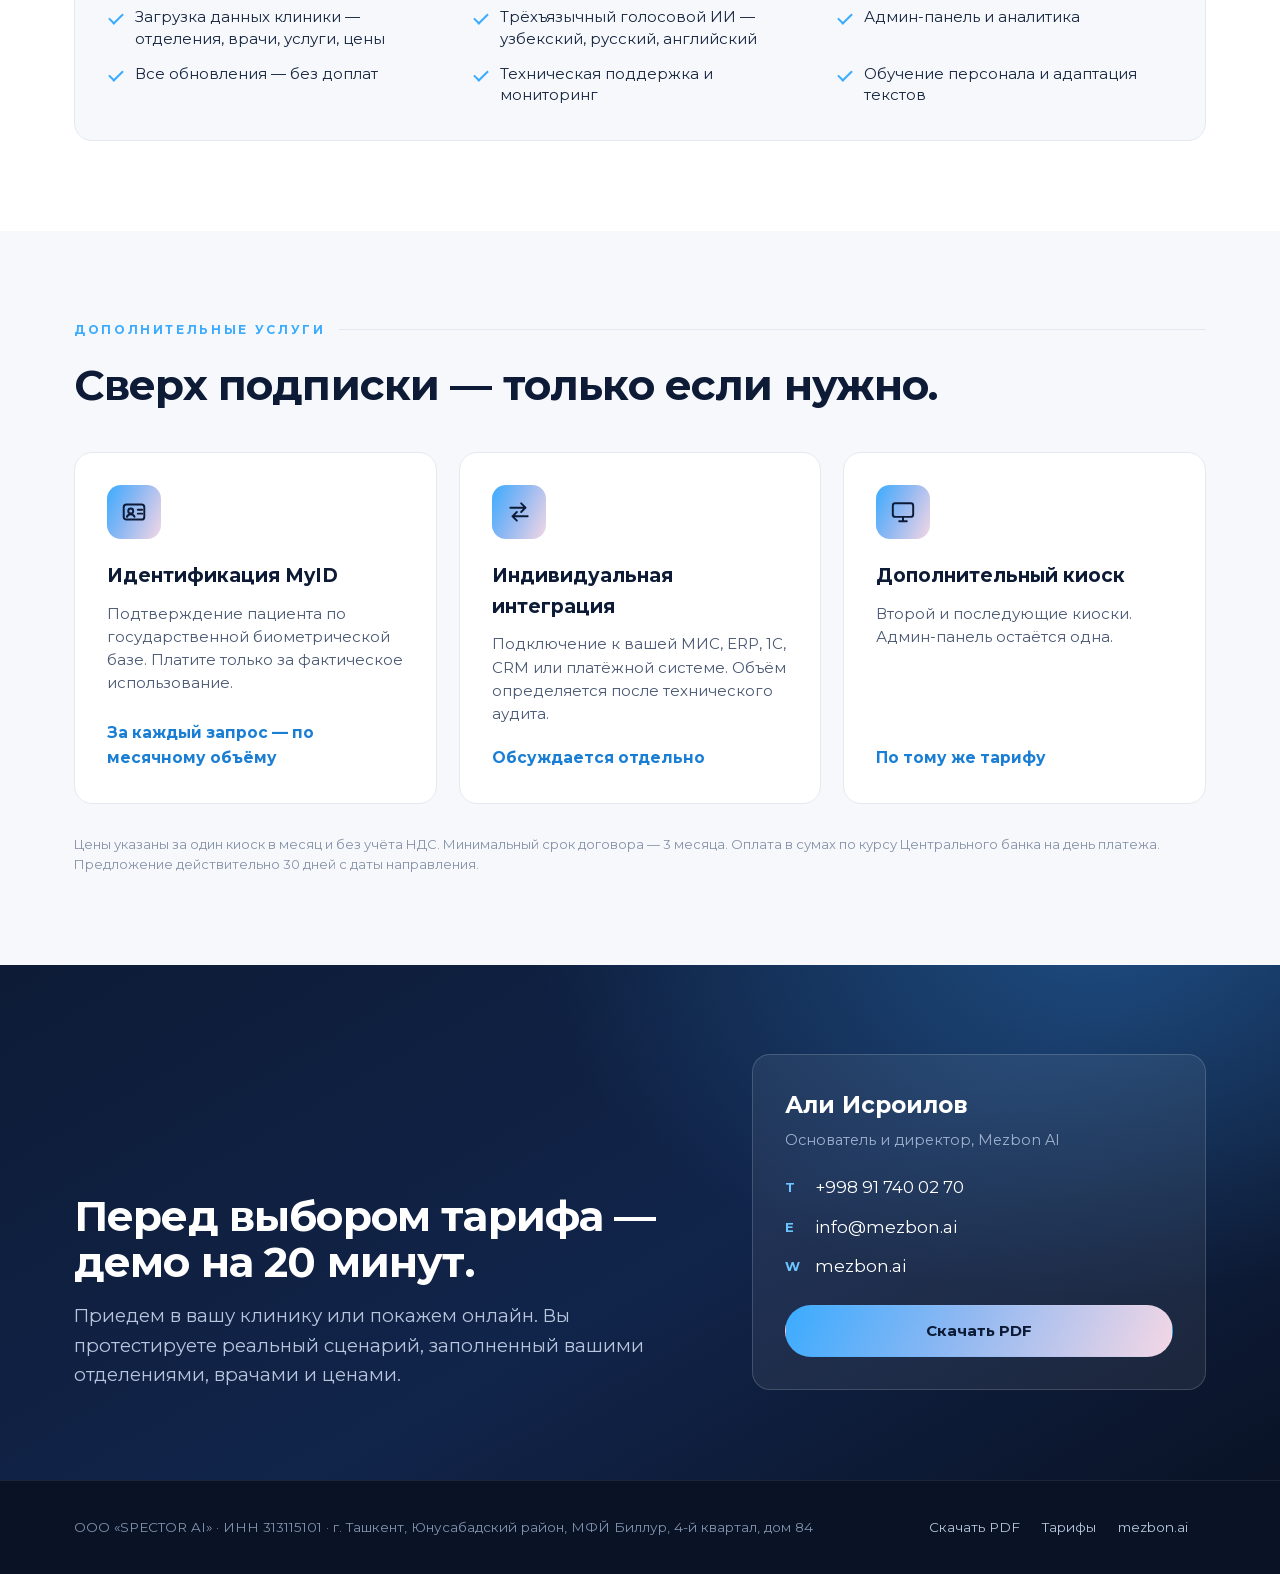
<file: tarify.html>
<!DOCTYPE html>
<html lang="ru">
<head>
<meta charset="utf-8">
<meta name="viewport" content="width=device-width, initial-scale=1">
<title>Mezbon AI — Тарифы</title>
<meta name="description" content="Оборудование, установка, трёхъязычный голосовой ИИ, админ-панель, обновления и поддержка — всё входит в подписку.">
<meta property="og:title" content="Mezbon AI — Тарифы">
<meta property="og:description" content="Оборудование, установка, трёхъязычный голосовой ИИ, админ-панель, обновления и поддержка — всё входит в подписку.">
<meta property="og:type" content="website">
<link rel="icon" href="assets/logo-icon.png">
<link rel="stylesheet" href="style.css">
</head>
<body>

<header><div class="wrap bar">
  <a class="brand" href="ru.html"><img src="assets/logo-icon.png" alt=""><span>Mezbon AI</span></a>
  <nav class="navlinks"><a href="ru.html">Главная</a></nav>
  <div class="lang"><a class="" href="tariflar.html">UZ</a>
    <a class="on" href="tarify.html">RU</a></div>
  <a class="btn btn-p btn-sm" href="#contact">Записаться на демо</a>
</div></header>

<div class="hero"><div class="wrap">
  <div>
    <div class="htag">Тарифы &middot; Для клиник</div>
    <h1>Один понятный ежемесячный платёж. <em>Без скрытых расходов.</em></h1>
    <p class="sub">Оборудование, установка, трёхъязычный голосовой ИИ, админ-панель, обновления и поддержка — всё входит в подписку.</p>
    <div class="hkeys"><span>Минимальный срок — 3 месяца</span><span>Цены за один киоск</span><span>Без учёта НДС</span></div>
    <div class="hactions">
      <a class="btn btn-p" href="#contact">Записаться на демо</a>
      <a class="btn btn-g" href="Mezbon-AI-Tarify-RU.pdf" download>Скачать PDF</a>
    </div>
  </div>
  <div class="hero-vis"><svg viewBox="0 0 250 430" xmlns="http://www.w3.org/2000/svg">
<defs>
  <linearGradient id="gpws" x1="0" y1="0" x2="1" y2="1">
    <stop offset="0" stop-color="#3babff"/><stop offset=".5" stop-color="#8fb8f2"/><stop offset="1" stop-color="#f4d7e5"/>
  </linearGradient>
  <linearGradient id="gpwb" x1="0" y1="0" x2="0" y2="1">
    <stop offset="0" stop-color="#28477a"/><stop offset="1" stop-color="#15294c"/>
  </linearGradient>
</defs>
<ellipse cx="125" cy="414" rx="92" ry="12" fill="#0d1b36" opacity="0"/>
<rect x="100" y="292" width="50" height="104" rx="8" fill="url(#gpwb)" stroke="#4a6da8" stroke-width="2"/>
<rect x="56" y="392" width="138" height="18" rx="9" fill="#1b335c" stroke="#4a6da8" stroke-width="2"/>
<rect x="14" y="14" width="222" height="290" rx="22" fill="url(#gpwb)" stroke="#4a6da8" stroke-width="2"/>
<rect x="88" y="22" width="74" height="12" rx="6" fill="#0a1429"/>
<circle cx="112" cy="28" r="3.4" fill="#3babff"/>
<circle cx="124" cy="28" r="1.6" fill="#4a5a78"/><circle cx="132" cy="28" r="1.6" fill="#4a5a78"/><circle cx="140" cy="28" r="1.6" fill="#4a5a78"/>
<rect x="30" y="44" width="190" height="222" rx="12" fill="#f7fafd"/>
<rect x="30" y="44" width="190" height="52" rx="12" fill="url(#gpws)"/>
<rect x="30" y="84" width="190" height="12" fill="url(#gpws)"/>
<circle cx="62" cy="70" r="15" fill="#ffffff" opacity=".85"/>
<circle cx="57" cy="68" r="2.4" fill="#0d1b36"/><circle cx="67" cy="68" r="2.4" fill="#0d1b36"/>
<path d="M57 75c3 2.6 7 2.6 10 0" stroke="#0d1b36" stroke-width="2" fill="none" stroke-linecap="round"/>
<rect x="88" y="62" width="76" height="7" rx="3.5" fill="#ffffff" opacity=".9"/>
<rect x="88" y="74" width="50" height="7" rx="3.5" fill="#ffffff" opacity=".6"/>
<g stroke="#3babff" stroke-width="5" stroke-linecap="round">
  <path d="M58 136v14"/><path d="M74 126v34"/><path d="M90 116v54"/><path d="M106 130v24"/>
  <path d="M122 120v44"/><path d="M138 128v28"/><path d="M154 132v20"/><path d="M170 138v12"/>
</g>
<rect x="48" y="188" width="154" height="10" rx="5" fill="#e4e9f1"/>
<rect x="48" y="206" width="112" height="10" rx="5" fill="#e4e9f1"/>
<rect x="48" y="232" width="74" height="22" rx="11" fill="#0d1b36"/>
<rect x="132" y="232" width="70" height="22" rx="11" fill="#e4e9f1"/>
<rect x="70" y="282" width="110" height="7" rx="3.5" fill="#15294c"/>
<g transform="translate(98,288) rotate(-2)">
  <rect x="0" y="0" width="110" height="56" rx="4" fill="#ffffff" stroke="#dbe3ee" stroke-width="2"/>
  <rect x="12" y="12" width="52" height="6" rx="3" fill="#c9d4e4"/>
  <rect x="12" y="24" width="34" height="6" rx="3" fill="#dde4ee"/>
  <text x="86" y="36" font-family="Montserrat,sans-serif" font-size="26" font-weight="700" fill="#3babff" text-anchor="middle">A7</text>
</g>
</svg></div>
</div></div>

<section><div class="wrap">
  <div class="eyebrow">Тарифы</div>
  <h2>Чем длиннее срок, тем ниже ежемесячный платёж.</h2>
  <div class="tariffs"><div class="tf"><div class="tname">Start</div><div class="tterm">Договор на 3 месяца</div><div class="price">$500</div><div class="per">в месяц / один киоск</div><div class="save none">Минимальный срок</div></div><div class="tf"><div class="tname">Стандарт</div><div class="tterm">Договор на 6 месяцев</div><div class="price">$400</div><div class="per">в месяц / один киоск</div><div class="save">Экономия 20%</div></div><div class="tf best"><div class="badge">Выгоднее всего</div><div class="tname">Pro</div><div class="tterm">Договор на 12 месяцев</div><div class="price">$300</div><div class="per">в месяц / один киоск</div><div class="save">Экономия 40%</div></div></div>
  <div class="incl"><h4>Входит во все три тарифа</h4><ul><li>Киоск — камера, микрофонный массив, сенсорный экран 4K</li><li>Принтер талонов и его подключение</li><li>Установка, настройка и запуск на месте</li><li>Загрузка данных клиники — отделения, врачи, услуги, цены</li><li>Трёхъязычный голосовой ИИ — узбекский, русский, английский</li><li>Админ-панель и аналитика</li><li>Все обновления — без доплат</li><li>Техническая поддержка и мониторинг</li><li>Обучение персонала и адаптация текстов</li></ul></div>
</div></section>

<section class="tint"><div class="wrap">
  <div class="eyebrow">Дополнительные услуги</div>
  <h2>Сверх подписки — только если нужно.</h2>
  <div class="grid3"><div class="xcard"><div class="xic"><svg viewBox="0 0 24 24"><rect x="2.5" y="5" width="19" height="14" rx="2.5"/><circle cx="9" cy="11" r="2.3"/><path d="M5.5 16.4c.7-1.5 2-2.3 3.5-2.3s2.8.8 3.5 2.3"/><path d="M15.5 10h4M15.5 13.5h4"/></svg></div><h4>Идентификация MyID</h4><p>Подтверждение пациента по государственной биометрической базе. Платите только за фактическое использование.</p><div class="pr">За каждый запрос — по месячному объёму</div></div><div class="xcard"><div class="xic"><svg viewBox="0 0 24 24"><path d="M4 8h14M14 4l4 4-4 4"/><path d="M20 16H6M10 12l-4 4 4 4"/></svg></div><h4>Индивидуальная интеграция</h4><p>Подключение к вашей МИС, ERP, 1С, CRM или платёжной системе. Объём определяется после технического аудита.</p><div class="pr">Обсуждается отдельно</div></div><div class="xcard"><div class="xic"><svg viewBox="0 0 24 24"><rect x="2.6" y="4" width="18.8" height="12.5" rx="2.2"/><path d="M8.5 20.5h7M12 16.5v4"/></svg></div><h4>Дополнительный киоск</h4><p>Второй и последующие киоски. Админ-панель остаётся одна.</p><div class="pr">По тому же тарифу</div></div></div>
  <p class="fine">Цены указаны за один киоск в месяц и без учёта НДС. Минимальный срок договора — 3 месяца. Оплата в сумах по курсу Центрального банка на день платежа. Предложение действительно 30 дней с даты направления.</p>
</div></section>

<section class="dark" id="contact"><div class="wrap">
  <div class="ctabox">
    <div>
      <h2>Перед выбором тарифа — демо на 20 минут.</h2>
      <p class="lead">Приедем в вашу клинику или покажем онлайн. Вы протестируете реальный сценарий, заполненный вашими отделениями, врачами и ценами.</p>
      
    </div>
    <div class="ctacard">
      <b>Али Исроилов</b>
      <div class="role">Основатель и директор, Mezbon AI</div>
      <div class="lines">
        <a href="tel:+998917400270"><i>T</i>+998 91 740 02 70</a>
        <a href="mailto:info@mezbon.ai"><i>E</i>info@mezbon.ai</a>
        <a href="https://mezbon.ai"><i>W</i>mezbon.ai</a>
      </div>
      <a class="btn btn-p" style="margin-top:24px;width:100%" href="Mezbon-AI-KP-RU.pdf" download>Скачать PDF</a>
    </div>
  </div>
</div></section>

<footer><div class="wrap">
  <div>ООО «SPECTOR AI» &middot; ИНН 313115101 &middot; г. Ташкент, Юнусабадский район, МФЙ Биллур, 4-й квартал, дом 84</div>
  <div>
    <a href="Mezbon-AI-KP-RU.pdf" download>Скачать PDF</a>
    <a href="tarify.html">Тарифы</a>
    <a href="https://mezbon.ai">mezbon.ai</a>
  </div>
</div></footer>
</body>
</html>
</file>
<file: style.css>
@import url("fonts/fonts.css");

:root{
  --navy:#0d1b36;
  --ink:#16263f;
  --body:#4a5873;
  --muted:#8491a6;
  --line:#e4e9f1;
  --soft:#f6f8fc;
  --blue:#3babff;
  --blue-d:#1a7fd4;
  --grad:linear-gradient(115deg,#3babff 0%,#8fb8f2 45%,#f4d7e5 100%);
  --wrap:1180px;
  --head:'Space Grotesk','Montserrat',sans-serif;
}
html[lang="ru"]{--head:'Montserrat',sans-serif}

*{box-sizing:border-box;margin:0;padding:0}
html{scroll-behavior:smooth;-webkit-text-size-adjust:100%}
body{
  font-family:'Montserrat',system-ui,sans-serif;color:var(--body);background:#fff;
  font-size:16px;line-height:1.62;-webkit-font-smoothing:antialiased;overflow-x:hidden;
}
img,svg{max-width:100%;display:block}
a{color:inherit}

.wrap{max-width:var(--wrap);margin:0 auto;padding:0 24px}

h1,h2,h3,h4,.eyebrow,.num{font-family:var(--head)}
h2{font-size:clamp(26px,3.6vw,42px);line-height:1.1;font-weight:700;color:var(--navy);letter-spacing:-.02em}
h2 em{font-style:normal;color:var(--blue)}
h3{font-size:clamp(20px,2.4vw,26px);font-weight:700;color:var(--navy);line-height:1.2}
.lead{font-size:clamp(16px,1.5vw,18.5px);line-height:1.6;color:var(--body);max-width:62ch;margin-top:16px}

.eyebrow{
  font-size:12px;font-weight:700;letter-spacing:.22em;text-transform:uppercase;
  color:var(--blue);display:flex;align-items:center;gap:14px;margin-bottom:22px;
}
.eyebrow::after{content:"";flex:1;height:1px;background:var(--line)}
.dark .eyebrow{color:#8fd0ff}
.dark .eyebrow::after{background:rgba(255,255,255,.18)}

section{padding:clamp(56px,7vw,104px) 0}
section.dark{
  background:
    radial-gradient(900px 620px at 85% -10%, rgba(59,171,255,.3), transparent 62%),
    linear-gradient(150deg,#0d1b36,#11244a 55%,#0a1326);
  color:#c3d0e4;
}
section.dark h2{color:#fff}
section.dark h2 em{color:#6cc5ff}
section.dark .lead{color:#b7c6dd}
section.tint{background:var(--soft)}

/* ---------- header ---------- */
header{
  position:sticky;top:0;z-index:50;background:rgba(10,19,38,.86);
  backdrop-filter:blur(14px);-webkit-backdrop-filter:blur(14px);
  border-bottom:1px solid rgba(255,255,255,.1);
}
header .bar{display:flex;align-items:center;gap:16px;height:66px}
.brand{display:flex;align-items:center;gap:11px;text-decoration:none;margin-right:auto}
.brand img{width:34px}
.brand span{font-family:var(--head);font-size:18px;font-weight:700;color:#fff;letter-spacing:-.01em}
.navlinks{display:flex;gap:26px;margin-right:8px}
.navlinks a{color:#b7c6dd;text-decoration:none;font-size:14.5px;font-weight:500}
.navlinks a:hover{color:#fff}
.lang{display:flex;border:1px solid rgba(255,255,255,.22);border-radius:999px;overflow:hidden}
.lang a{
  padding:5px 13px;font-size:12.5px;font-weight:700;color:#b7c6dd;text-decoration:none;
  letter-spacing:.06em;text-transform:uppercase;
}
.lang a.on{background:var(--grad);color:#0d1b36}

.btn{
  display:inline-flex;align-items:center;justify-content:center;gap:9px;
  padding:13px 24px;border-radius:999px;font-weight:700;font-size:15px;
  text-decoration:none;border:1px solid transparent;white-space:nowrap;
}
.btn-p{background:var(--grad);color:#0d1b36}
.btn-g{border-color:rgba(255,255,255,.26);color:#fff}
.btn-d{border-color:var(--line);color:var(--navy);background:#fff}
.btn-sm{padding:9px 18px;font-size:14px}
.btn:hover{opacity:.9}

/* ---------- hero ---------- */
.hero{
  position:relative;color:#fff;overflow:hidden;
  background:
    radial-gradient(1000px 680px at 76% -18%, rgba(59,171,255,.36), transparent 60%),
    radial-gradient(760px 560px at 2% 112%, rgba(244,215,229,.2), transparent 60%),
    linear-gradient(150deg,#0d1b36 0%,#102246 52%,#09121f 100%);
  padding:clamp(52px,7vw,92px) 0 clamp(56px,7vw,96px);
}
.hero::before{
  content:"";position:absolute;inset:0;background:url("assets/logo-icon.png") repeat;
  background-size:150px;opacity:.2;filter:grayscale(1) brightness(.16);pointer-events:none;
}
.hero .wrap{position:relative;display:grid;grid-template-columns:1.25fr .85fr;gap:48px;align-items:center}
.htag{font-size:12px;font-weight:700;letter-spacing:.24em;text-transform:uppercase;color:#8fd0ff;margin-bottom:22px}
.hero h1{
  font-size:clamp(34px,5.2vw,62px);line-height:1.04;font-weight:700;color:#fff;letter-spacing:-.03em;
}
.hero h1 em{font-style:normal;color:#6cc5ff}
.hero p.sub{font-size:clamp(16px,1.6vw,19px);line-height:1.6;color:#b7c6dd;margin-top:22px;max-width:52ch;font-weight:300}
.hkeys{display:flex;flex-wrap:wrap;gap:10px;margin-top:26px}
.hkeys span{
  font-family:var(--head);font-size:12px;font-weight:600;letter-spacing:.08em;text-transform:uppercase;
  color:#cfe3fa;border:1px solid rgba(255,255,255,.2);border-radius:999px;padding:7px 15px;
}
.hactions{display:flex;flex-wrap:wrap;gap:12px;margin-top:32px}
.hero-vis{max-width:330px;margin:0 auto}
.hero-vis svg{width:100%;height:auto}

/* ---------- cards ---------- */
.grid2{display:grid;grid-template-columns:1fr 1fr;gap:20px;margin-top:40px}
.grid4{display:grid;grid-template-columns:repeat(4,1fr);gap:18px;margin-top:44px}
.grid3{display:grid;grid-template-columns:repeat(3,1fr);gap:22px;margin-top:44px}
.split{display:grid;grid-template-columns:1.05fr .95fr;gap:clamp(32px,5vw,70px);align-items:center}
.split.rev .vis{order:-1}
.vis{display:flex;justify-content:center;width:100%}
.vis svg{width:100%;height:auto}
.vis.kiosk{max-width:270px;margin:0 auto}
.vis.wide{max-width:430px;margin:0 auto}

.card{border:1px solid var(--line);border-radius:16px;padding:26px;background:#fff}
.card .pic{
  width:44px;height:44px;border-radius:12px;background:var(--soft);
  display:flex;align-items:center;justify-content:center;margin-bottom:16px;
}
.card .pic svg{width:22px;height:22px;stroke:var(--blue-d);fill:none;stroke-width:1.8;stroke-linecap:round;stroke-linejoin:round}
.card h4{font-family:var(--head);font-size:17px;font-weight:700;color:var(--navy);margin-bottom:7px;line-height:1.25}
.card p{font-size:14.5px;line-height:1.55}

.tile{border:1px solid var(--line);border-radius:16px;padding:26px 22px;position:relative;overflow:hidden;background:#fff}
.tile::before{content:"";position:absolute;left:0;top:0;bottom:0;width:3px;background:var(--grad)}
.tile svg{width:26px;height:26px;stroke:var(--blue-d);fill:none;stroke-width:1.8;stroke-linecap:round;stroke-linejoin:round;margin-bottom:18px}
.tile h4{font-family:var(--head);font-size:16px;font-weight:700;color:var(--navy);margin-bottom:6px;line-height:1.25}
.tile p{font-size:14px;line-height:1.5}

/* ---------- bullets ---------- */
.bul{list-style:none;display:flex;flex-direction:column;gap:16px;margin-top:30px}
.bul li{position:relative;padding-left:32px;font-size:16.5px;line-height:1.5;color:var(--ink)}
.bul li::before{
  content:"";position:absolute;left:0;top:7px;width:13px;height:7px;
  border-left:2px solid var(--blue);border-bottom:2px solid var(--blue);transform:rotate(-45deg);
}
.bul li b{color:var(--navy);font-weight:700}
.dark .bul li{color:#d2dcec}
.dark .bul li b{color:#fff}

.note{
  margin-top:30px;padding:18px 24px;border-radius:12px;background:var(--soft);
  border-left:3px solid var(--blue);font-size:15px;color:var(--ink);line-height:1.55;
}
.note b{color:var(--navy)}
.dark .note{background:rgba(255,255,255,.06);color:#cdd9ec}
.dark .note b{color:#fff}

/* ---------- flow ---------- */
.flow{display:grid;grid-template-columns:repeat(4,1fr);gap:0;margin-top:52px}
.fstep{padding:0 28px;border-left:1px solid var(--line)}
.fstep:first-child{padding-left:0;border-left:none}
.fnum{font-family:var(--head);font-size:13px;font-weight:700;letter-spacing:.18em;color:var(--blue);margin-bottom:18px}
.fic{
  width:76px;height:76px;border-radius:20px;background:var(--grad);
  display:flex;align-items:center;justify-content:center;margin-bottom:22px;
}
.fic svg{width:36px;height:36px;stroke:#0d1b36;fill:none;stroke-width:1.7;stroke-linecap:round;stroke-linejoin:round}
.fstep h4{font-family:var(--head);font-size:21px;font-weight:700;color:var(--navy);margin-bottom:8px;line-height:1.2}
.fstep p{font-size:15px;line-height:1.55}

/* ---------- chips ---------- */
.chips{display:flex;flex-wrap:wrap;gap:12px;margin-top:34px}
.chip{
  border:1px solid var(--line);border-radius:999px;padding:9px 20px;background:#fff;
  font-size:14.5px;font-weight:600;color:var(--navy);display:flex;align-items:center;gap:10px;
}
.chip i{width:8px;height:8px;border-radius:50%;background:var(--blue);display:block;flex:0 0 auto}
.dark .chip{background:rgba(255,255,255,.07);border-color:rgba(255,255,255,.18);color:#e7eefa}

/* ---------- myid ---------- */
.myid-vis{margin:46px 0 10px}
.myid-vis svg{width:100%;max-width:980px}

/* ---------- comparison ---------- */
.cmp{display:grid;grid-template-columns:1fr 1fr;gap:22px;margin-top:44px}
.cc{border:1px solid var(--line);border-radius:18px;padding:34px 30px;background:#fff}
.cc.hl{border:none;background:linear-gradient(160deg,#0d1b36,#1b3a74);color:#fff}
.cc h3{margin-bottom:24px}
.cc.hl h3{color:#fff}
.cc ul{list-style:none;display:flex;flex-direction:column;gap:16px}
.cc li{padding-left:26px;position:relative;font-size:15.5px;line-height:1.4;color:var(--body)}
.cc.hl li{color:#c7d5ea}
.cc li::before{content:"";position:absolute;left:0;top:11px;width:11px;height:11px;border-radius:50%;background:#fff;border:2px solid #c9d4e4}
.cc.hl li::before{background:#6cc5ff;border-color:#6cc5ff}
.cc li .lbl{display:block;font-size:11.5px;letter-spacing:.12em;text-transform:uppercase;color:var(--muted);font-weight:700;margin-bottom:2px}
.cc.hl li .lbl{color:#7e9ac4}

/* ---------- timeline ---------- */
.tl{display:grid;grid-template-columns:repeat(4,1fr);gap:26px;margin-top:52px}
.tl .gn{font-family:var(--head);font-size:52px;font-weight:700;line-height:1;color:#e6ecf5;letter-spacing:-.05em;margin-bottom:18px}
.tl .tic{width:58px;height:58px;border-radius:15px;background:var(--soft);display:flex;align-items:center;justify-content:center;margin-bottom:22px}
.tl .tic svg{width:28px;height:28px;stroke:var(--blue-d);fill:none;stroke-width:1.8;stroke-linecap:round;stroke-linejoin:round}
.tl .bar{height:7px;border-radius:5px;background:var(--grad);margin-bottom:18px}
.tl > div:last-child .bar{background:#dfe6f0}
.tl .when{font-family:var(--head);font-size:12.5px;font-weight:700;letter-spacing:.14em;text-transform:uppercase;color:var(--blue);margin-bottom:7px}
.tl h4{font-family:var(--head);font-size:19px;font-weight:700;color:var(--navy);margin-bottom:8px}
.tl p{font-size:14.5px;line-height:1.55}

/* ---------- tariffs ---------- */
.tariffs{display:grid;grid-template-columns:repeat(3,1fr);gap:22px;margin-top:48px;align-items:stretch}
.tf{border:1px solid var(--line);border-radius:20px;padding:36px 30px;background:#fff;display:flex;flex-direction:column;position:relative}
.tf.best{border:none;background:linear-gradient(160deg,#0d1b36,#1b3a74);color:#fff;box-shadow:0 22px 50px rgba(13,27,54,.22)}
.tf .badge{
  position:absolute;top:-14px;left:30px;background:var(--grad);color:#0d1b36;
  font-family:var(--head);font-size:11px;font-weight:700;letter-spacing:.14em;text-transform:uppercase;
  padding:7px 16px;border-radius:999px;
}
.tf .tname{font-family:var(--head);font-size:16px;font-weight:700;letter-spacing:.1em;text-transform:uppercase;color:var(--blue);margin-bottom:5px}
.tf.best .tname{color:#8fd0ff}
.tf .tterm{font-size:14.5px;color:var(--muted);margin-bottom:26px}
.tf.best .tterm{color:#9fb1cd}
.tf .price{font-family:var(--head);font-size:56px;font-weight:700;line-height:1;color:var(--navy);letter-spacing:-.04em}
.tf.best .price{color:#fff}
.tf .per{font-size:14.5px;color:var(--muted);margin-top:8px}
.tf.best .per{color:#9fb1cd}
.tf .save{margin-top:28px;font-size:14px;font-weight:700;color:#1b8a52;background:#e9f8f0;border-radius:8px;padding:9px 15px;align-self:flex-start}
.tf.best .save{color:#0d1b36;background:#8fe6b8}
.tf .save.none{color:var(--muted);background:var(--soft);font-weight:600}

.incl{border:1px solid var(--line);border-radius:18px;padding:34px;background:var(--soft);margin-top:30px}
.incl h4{font-family:var(--head);font-size:19px;font-weight:700;color:var(--navy);margin-bottom:22px}
.incl ul{list-style:none;display:grid;grid-template-columns:repeat(3,1fr);gap:13px 32px}
.incl li{font-size:15px;padding-left:26px;position:relative;line-height:1.45;color:var(--ink)}
.incl li::before{content:"";position:absolute;left:0;top:7px;width:12px;height:6px;border-left:2px solid var(--blue);border-bottom:2px solid var(--blue);transform:rotate(-45deg)}

.xcard{border:1px solid var(--line);border-radius:18px;padding:32px;background:#fff;display:flex;flex-direction:column}
.xcard .xic{width:54px;height:54px;border-radius:14px;background:var(--grad);display:flex;align-items:center;justify-content:center;margin-bottom:22px}
.xcard .xic svg{width:26px;height:26px;stroke:#0d1b36;fill:none;stroke-width:1.8;stroke-linecap:round;stroke-linejoin:round}
.xcard h4{font-family:var(--head);font-size:19px;font-weight:700;color:var(--navy);margin-bottom:10px}
.xcard p{font-size:15px;line-height:1.55}
.xcard .pr{margin-top:auto;padding-top:20px;font-family:var(--head);font-size:15.5px;font-weight:700;color:var(--blue-d)}
.fine{margin-top:30px;font-size:13px;color:var(--muted);line-height:1.6}

/* ---------- CTA / footer ---------- */
.ctabox{display:grid;grid-template-columns:1.15fr .85fr;gap:clamp(32px,5vw,64px);align-items:end}
.ctacard{background:rgba(255,255,255,.065);border:1px solid rgba(255,255,255,.16);border-radius:18px;padding:32px}
.ctacard b{display:block;font-family:var(--head);font-size:23px;color:#fff;font-weight:700;margin-bottom:4px}
.ctacard .role{font-size:14.5px;color:#9fb1cd}
.ctacard .lines{margin-top:22px;display:flex;flex-direction:column;gap:12px}
.ctacard .lines a{display:flex;align-items:center;gap:12px;font-size:17px;color:#fff;text-decoration:none}
.ctacard .lines i{color:#6cc5ff;font-style:normal;font-weight:700;font-size:13px;width:18px}
.ctasteps{display:grid;grid-template-columns:repeat(3,1fr);gap:22px;margin-top:40px}
.ctasteps > div{border-top:2px solid rgba(255,255,255,.2);padding-top:16px}
.ctasteps .k{font-family:var(--head);font-size:12.5px;font-weight:700;color:#8fd0ff;letter-spacing:.16em;margin-bottom:8px}
.ctasteps p{font-size:14.5px;color:#bdcbe1;line-height:1.5}

footer{background:#0a1326;color:#8192ad;padding:36px 0;font-size:13.5px;border-top:1px solid rgba(255,255,255,.08)}
footer .wrap{display:flex;flex-wrap:wrap;gap:18px;align-items:center;justify-content:space-between}
footer a{color:#b7c6dd;text-decoration:none;margin-right:18px}
footer a:hover{color:#fff}

/* ---------- responsive ---------- */
@media (max-width:980px){
  .hero .wrap{grid-template-columns:1fr;gap:34px}
  .split{grid-template-columns:1fr}
  .split.rev .vis{order:0}
  .grid4{grid-template-columns:1fr 1fr}
  .grid3{grid-template-columns:1fr}
  .flow{grid-template-columns:1fr 1fr;gap:34px 0}
  .fstep{padding:0 24px}
  .fstep:nth-child(odd){padding-left:0;border-left:none}
  .tl{grid-template-columns:1fr 1fr;gap:34px}
  .tariffs{grid-template-columns:1fr}
  .tf.best{order:-1}
  .incl ul{grid-template-columns:1fr 1fr}
  .cmp{grid-template-columns:1fr}
  .ctabox{grid-template-columns:1fr}
  .navlinks{display:none}
}
@media (max-width:620px){
  .grid2,.grid4{grid-template-columns:1fr}
  .flow{grid-template-columns:1fr}
  .fstep{padding:0;border-left:none}
  .tl{grid-template-columns:1fr}
  .incl ul{grid-template-columns:1fr}
  .ctasteps{grid-template-columns:1fr}
  header .bar{height:58px}
  .brand span{font-size:16px}
  .hactions .btn{flex:1 1 100%}
}
</file>
